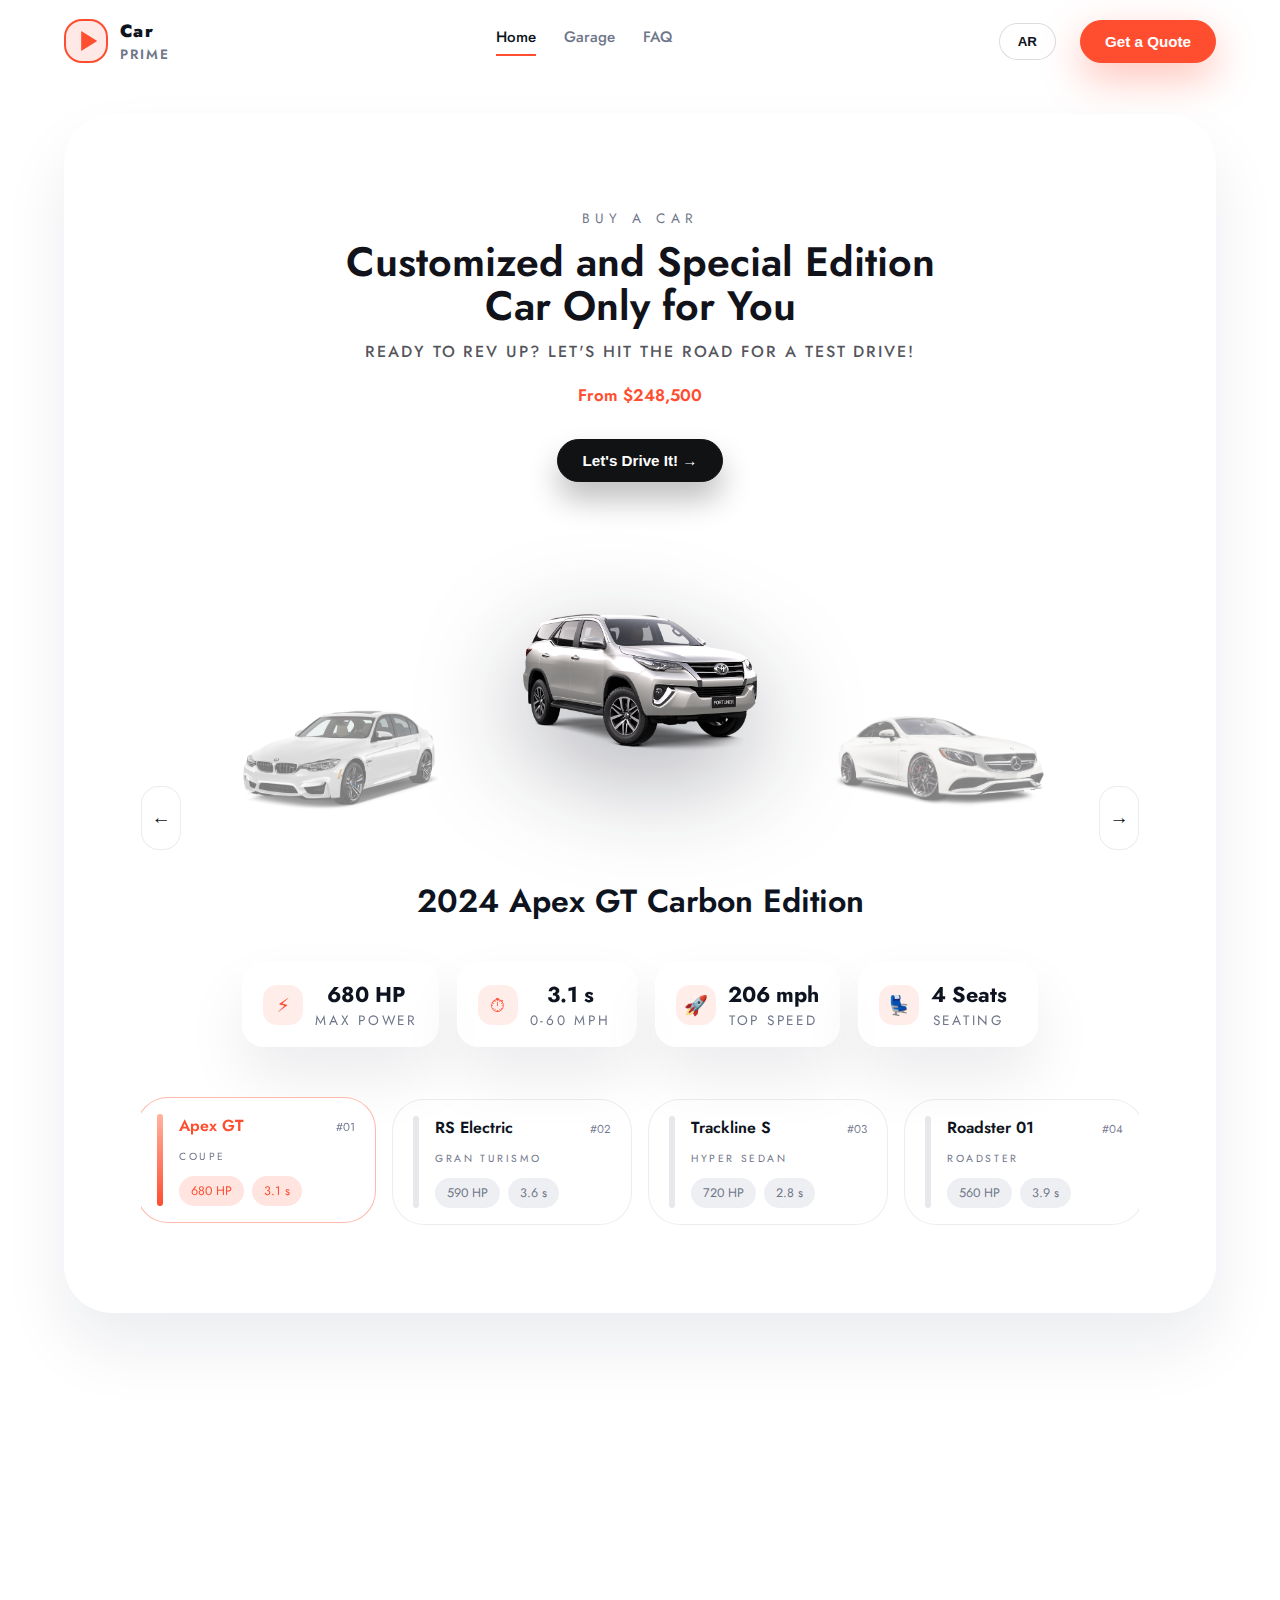
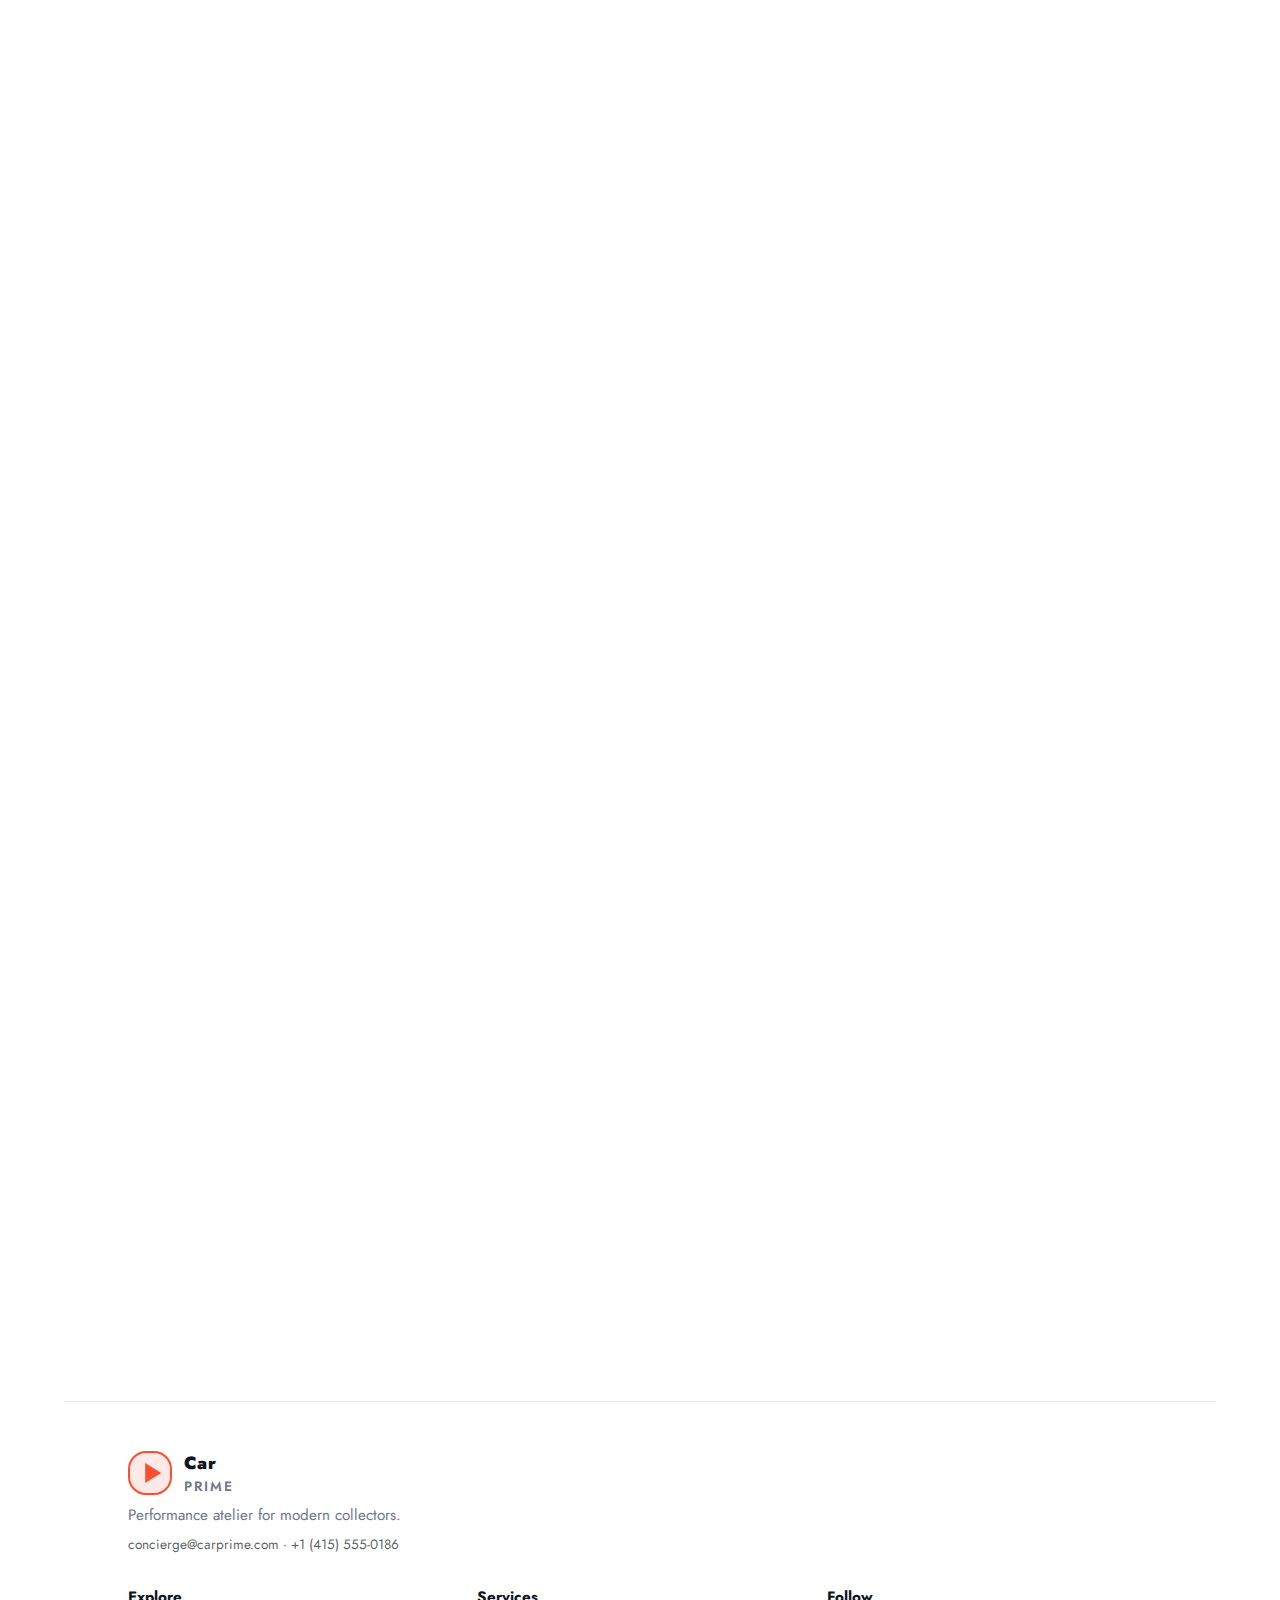
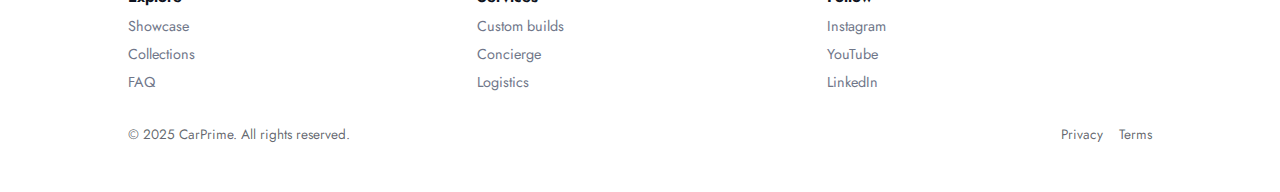
<file: Car Showcase/index.html>
<!DOCTYPE html>
<html lang="en">
  <head>
    <meta charset="UTF-8" />
    <meta name="viewport" content="width=device-width, initial-scale=1.0" />
    <title>Car Showcase</title>
    <link rel="preconnect" href="https://fonts.googleapis.com" />
    <link rel="preconnect" href="https://fonts.gstatic.com" crossorigin />
    <link
      href="https://fonts.googleapis.com/css2?family=Barlow:wght@500;600;700&family=Jost:wght@400;500;600;700&display=swap"
      rel="stylesheet"
    />
    <link rel="stylesheet" href="styles.css" />
  </head>

  <body>
    <div class="page">
      <header class="site-header">
        <div class="logo">
          <div class="logo__mark"></div>
          <div class="logo__text">
            <strong>Car</strong>
            <span>Prime</span>
          </div>
        </div>
        <nav class="site-nav">
          <a class="active" href="#showcase" data-i18n="nav.home">Home</a>
          <a href="#buy" data-i18n="nav.garage">Garage</a>
          <a href="#faq" data-i18n="nav.faq">FAQ</a>
        </nav>
        <button class="lang-toggle" id="langToggle" aria-label="Toggle language">
          AR
        </button>
        <div class="header-actions">
          <button class="action solid header-cta" data-i18n="cta.quote">
            Get a Quote
          </button>
        </div>
      </header>

      <main>
        <section class="hero" id="showcase" data-animate>
          <div class="hero__intro">
            <p class="hero__eyebrow" data-i18n="hero.eyebrow">Buy a Car</p>
            <h1 data-i18n="hero.heading">
              Customized and Special Edition Car Only for You
            </h1>
            <p class="hero__tagline" data-i18n="hero.tagline">
              Ready to Rev Up? Let's Hit the Road for a Test Drive!
            </p>
            <p class="hero__price" id="heroCarPrice"></p>
            <div class="hero__cta">
              <button class="action dark" data-i18n="hero.cta">
                Let's Drive It! &rarr;
              </button>
            </div>
          </div>
          <div class="hero__gallery">
            <button
              class="hero-arrow hero-arrow--side"
              data-direction="prev"
              aria-label="Previous car"
            >
              &#8592;
            </button>
            <img
              id="heroCarPrev"
              class="hero__car hero__car--ghost"
              src=""
              alt="Previous car"
              loading="lazy"
            />
            <div class="hero__car hero__car--main">
              <img id="heroCarImage" src="" alt="Featured car" loading="lazy" />
            </div>
            <img
              id="heroCarNext"
              class="hero__car hero__car--ghost"
              src=""
              alt="Next car"
              loading="lazy"
            />
            <button
              class="hero-arrow hero-arrow--side"
              data-direction="next"
              aria-label="Next car"
            >
              &#8594;
            </button>
          </div>
          <p class="hero__model" id="heroCarModel">
            2021 Mercedes-AMG GT Stealth Edition
          </p>
          <div class="hero__stats-row">
            <article class="stat-card" data-spec-index="0">
              <div class="stat-icon"></div>
              <div>
                <strong class="stat-value">523 HP</strong>
                <span class="stat-label">Max Power</span>
              </div>
            </article>
            <article class="stat-card" data-spec-index="1">
              <div class="stat-icon"></div>
              <div>
                <strong class="stat-value">3.3 s</strong>
                <span class="stat-label">0-60 mph</span>
              </div>
            </article>
            <article class="stat-card" data-spec-index="2">
              <div class="stat-icon"></div>
              <div>
                <strong class="stat-value">194 mph</strong>
                <span class="stat-label">Top Speed</span>
              </div>
            </article>
            <article class="stat-card" data-spec-index="3">
              <div class="stat-icon"></div>
              <div>
                <strong class="stat-value">4 Seats</strong>
                <span class="stat-label">Leather made</span>
              </div>
            </article>
          </div>
          <div class="hero__selector" id="heroCarSelector"></div>
        </section>

        <section class="models" id="buy" data-animate>
          <span id="pricing" class="anchor-target"></span>
          <header class="section-head">
            <div>
              <p class="eyebrow" data-i18n="sections.garageEyebrow">
                Our garage
              </p>
              <h2 data-i18n="sections.garageTitle">
                Shop this season's hero cars.
              </h2>
            </div>
          </header>
          <div class="car-grid" id="carGrid"></div>
        </section>

        <section class="faq" id="faq" data-animate>
          <header class="section-head">
            <div>
              <p class="eyebrow" data-i18n="faq.eyebrow">FAQ</p>
              <h2 data-i18n="faq.title">Questions collectors ask most.</h2>
            </div>
          </header>
          <div class="faq__list">
            <article class="faq__item">
              <button class="faq__question">
                <span data-i18n="faq.q1">How long does a bespoke order take?</span>
                <span aria-hidden="true">&#x2796;</span>
              </button>
              <p class="faq__answer" data-i18n="faq.a1">
                Build slots average 6–8 weeks. We share a weekly build log, live
                paint updates, and final inspection footage before delivery.
              </p>
            </article>
            <article class="faq__item">
              <button class="faq__question">
                <span data-i18n="faq.q2"
                  >Can you source rare trims or discontinued models?</span
                >
                <span aria-hidden="true">&#x2796;</span>
              </button>
              <p class="faq__answer" data-i18n="faq.a2">
                Yes. Our network spans private collections, factory vaults, and
                global auctions. We handle provenance, servicing, and import
                paperwork end-to-end.
              </p>
            </article>
            <article class="faq__item">
              <button class="faq__question">
                <span data-i18n="faq.q3">What does delivery look like?</span>
                <span aria-hidden="true">&#x2796;</span>
              </button>
              <p class="faq__answer" data-i18n="faq.a3">
                Enclosed transport, on-site detailing, and a performance
                specialist who walks you through drive modes, telemetry, and
                maintenance rituals.
              </p>
            </article>
            <article class="faq__item">
              <button class="faq__question">
                <span data-i18n="faq.q4"
                  >Do you help with resale or refreshing a collection?</span
                >
                <span aria-hidden="true">&#x2796;</span>
              </button>
              <p class="faq__answer" data-i18n="faq.a4">
                Absolutely. We can consign, refresh specs, or trade keys into a
                new build. Our analysts prepare value reports and ideal timing
                for the market.
              </p>
            </article>
          </div>
        </section>
      </main>

      <footer class="site-footer">
        <div class="footer__brand">
          <div class="logo">
            <div class="logo__mark"></div>
            <div class="logo__text">
              <strong>Car</strong>
              <span>Prime</span>
            </div>
          </div>
          <p data-i18n="footer.tagline">
            Performance atelier for modern collectors.
          </p>
          <p class="footer__contact" data-i18n="footer.contact">
            concierge@carprime.com · +1 (415) 555-0186
          </p>
        </div>
        <div class="footer__links">
          <div>
            <strong data-i18n="footer.explore">Explore</strong>
            <a href="#showcase" data-i18n="footer.showcase">Showcase</a>
            <a href="#buy" data-i18n="footer.collections">Collections</a>
            <a href="#faq" data-i18n="footer.faq">FAQ</a>
          </div>
          <div>
            <strong data-i18n="footer.services">Services</strong>
            <a href="#" data-i18n="footer.custom">Custom builds</a>
            <a href="#" data-i18n="footer.concierge">Concierge</a>
            <a href="#" data-i18n="footer.logistics">Logistics</a>
          </div>
          <div>
            <strong data-i18n="footer.follow">Follow</strong>
            <a href="#">Instagram</a>
            <a href="#">YouTube</a>
            <a href="#">LinkedIn</a>
          </div>
        </div>
        <div class="footer__bottom">
          <span data-i18n="footer.rights">
            &copy; 2025 CarPrime. All rights reserved.
          </span>
          <div class="footer__policies">
            <a href="#" data-i18n="footer.privacy">Privacy</a>
            <a href="#" data-i18n="footer.terms">Terms</a>
          </div>
        </div>
      </footer>
    </div>

    <script src="script.js"></script>
  </body>
</html>
</file>
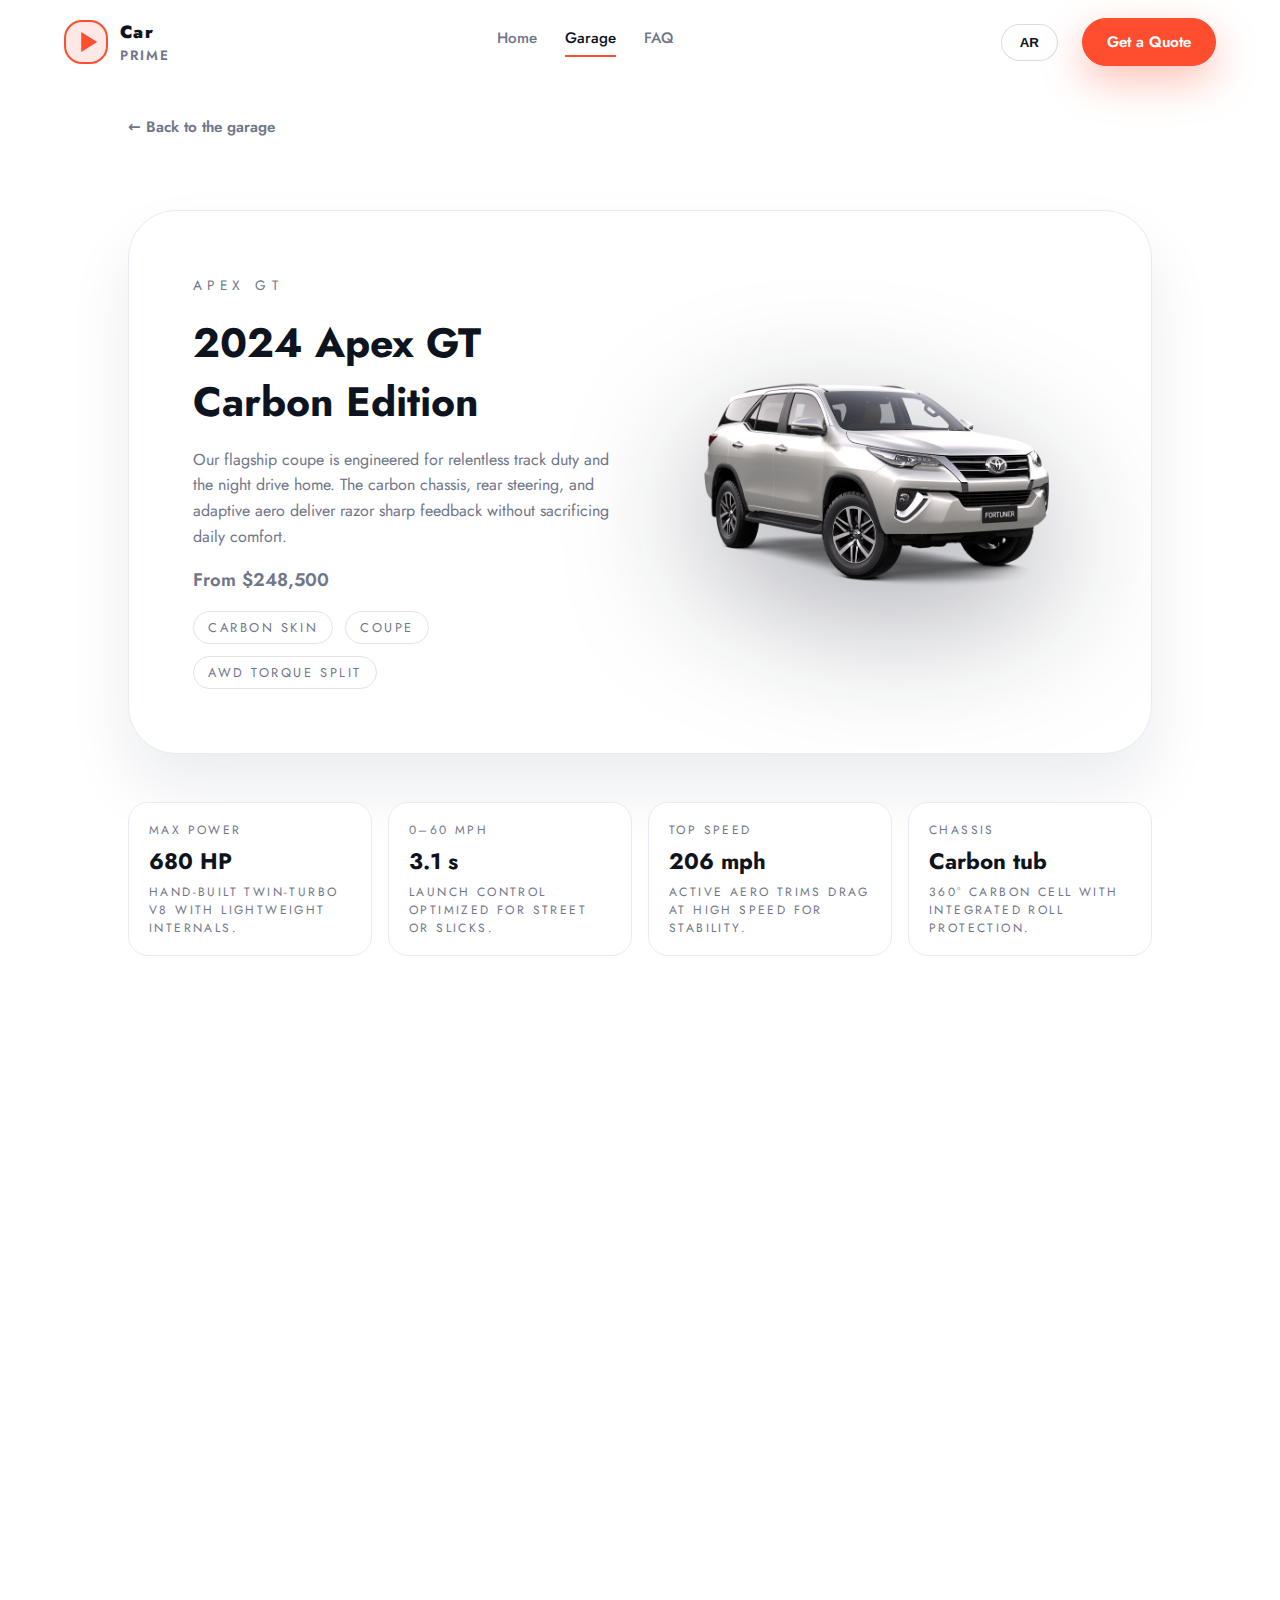
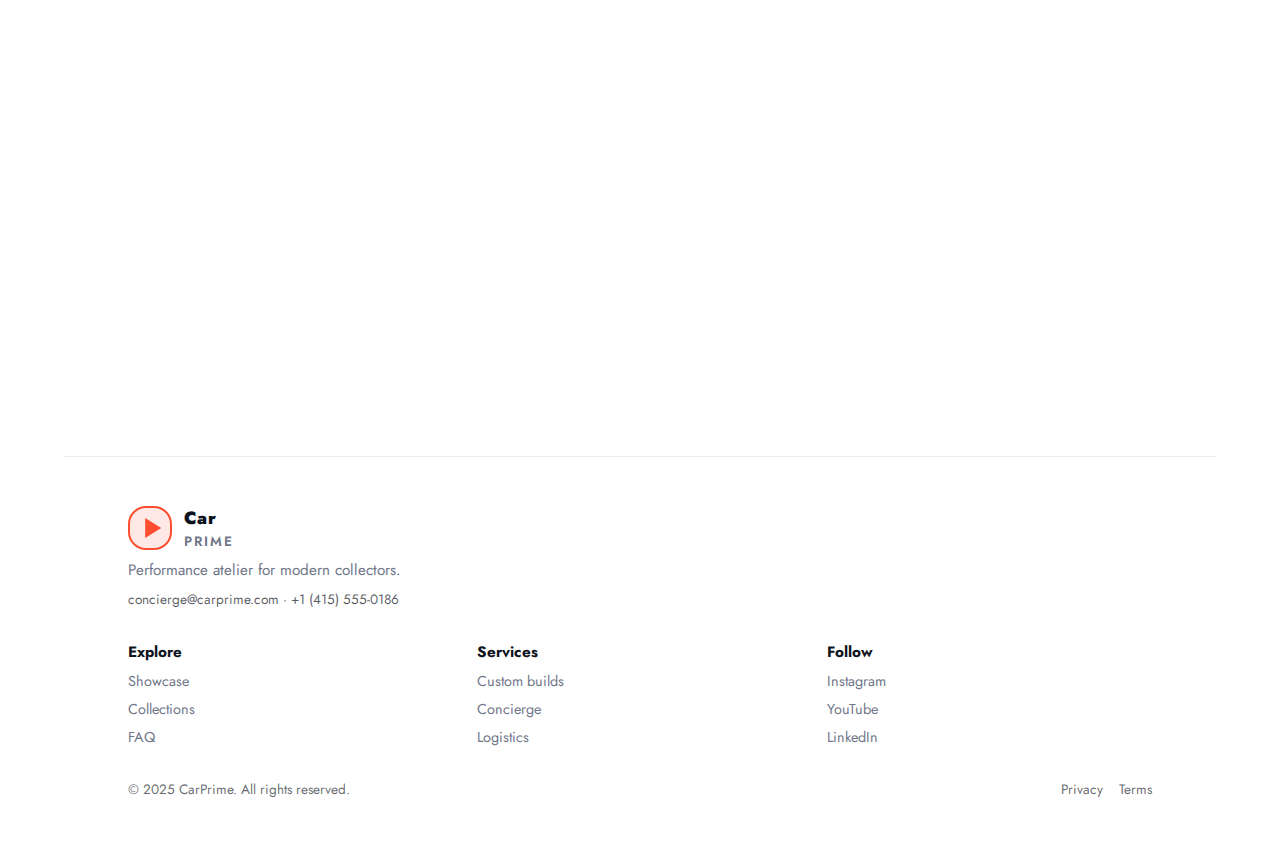
<file: Car Showcase/car-apex.html>
<!DOCTYPE html>
<html lang="en">
  <head>
    <meta charset="UTF-8" />
    <meta name="viewport" content="width=device-width, initial-scale=1.0" />
    <title>Apex GT — Car Prime</title>
    <link rel="preconnect" href="https://fonts.googleapis.com" />
    <link rel="preconnect" href="https://fonts.gstatic.com" crossorigin />
    <link
      href="https://fonts.googleapis.com/css2?family=Barlow:wght@500;600;700&family=Jost:wght@400;500;600;700&display=swap"
      rel="stylesheet"
    />
    <link rel="stylesheet" href="styles.css" />
  </head>
  <body>
    <div class="page">
      <header class="site-header">
        <div class="logo">
          <div class="logo__mark"></div>
          <div class="logo__text">
            <strong>Car</strong>
            <span>Prime</span>
          </div>
        </div>
        <nav class="site-nav">
          <a href="index.html#showcase" data-i18n="nav.home">Home</a>
          <a class="active" href="index.html#buy" data-i18n="nav.garage">Garage</a>
          <a href="index.html#faq" data-i18n="nav.faq">FAQ</a>
        </nav>
        <button class="lang-toggle" id="langToggle" aria-label="Toggle language">
          AR
        </button>
        <div class="header-actions">
          <a
            class="action solid header-cta"
            href="mailto:concierge@carprime.com"
            data-i18n="cta.quote"
            >Get a Quote</a
          >
        </div>
      </header>

      <main class="car-detail">
        <a class="back-link" href="index.html#buy">&larr; Back to the garage</a>
        <section class="car-detail__hero" data-animate>
          <div class="car-detail__copy">
            <p class="hero__eyebrow">
              <span class="lang lang-en" lang="en">Apex GT</span>
              <span class="lang lang-ar" lang="ar">أبيكس جي تي</span>
            </p>
            <h1>
              <span class="lang lang-en" lang="en">2024 Apex GT Carbon Edition</span>
              <span class="lang lang-ar" lang="ar">أبيكس جي تي إصدار الكربون 2024</span>
            </h1>
            <p>
              <span class="lang lang-en" lang="en">
                Our flagship coupe is engineered for relentless track duty and
                the night drive home. The carbon chassis, rear steering, and
                adaptive aero deliver razor sharp feedback without sacrificing
                daily comfort.
              </span>
              <span class="lang lang-ar" lang="ar">
                تم ضبط كوبيه القمة لدينا لواجبات الحلبات القاسية ولرحلة الليل
                إلى المنزل. يمنح الهيكل الكربوني والتوجيه الخلفي والديناميكية
                الهوائية المتكيفة استجابة حادة من دون التضحية بالراحة اليومية.
              </span>
            </p>
            <p class="car-detail__price">
              <span class="lang lang-en" lang="en">From $248,500</span>
              <span class="lang lang-ar" lang="ar">ابتداءً من ‎$248,500</span>
            </p>
            <div class="car-detail__badges">
              <span class="car-detail__badge">
                <span class="lang lang-en" lang="en">Carbon skin</span>
                <span class="lang lang-ar" lang="ar">هيكل كربوني</span>
              </span>
              <span class="car-detail__badge">
                <span class="lang lang-en" lang="en">Coupe</span>
                <span class="lang lang-ar" lang="ar">كوبيه</span>
              </span>
              <span class="car-detail__badge">
                <span class="lang lang-en" lang="en">AWD torque split</span>
                <span class="lang lang-ar" lang="ar">توزيع عزم رباعي</span>
              </span>
            </div>
          </div>
          <div class="car-detail__media">
            <img src="1.png" alt="Apex GT carbon edition" />
          </div>
        </section>

        <section class="car-detail__stats" data-animate>
          <article class="spec-card">
            <span>
              <span class="lang lang-en" lang="en">Max Power</span>
              <span class="lang lang-ar" lang="ar">أقصى قوة</span>
            </span>
            <strong>680 HP</strong>
            <p>
              <span class="lang lang-en" lang="en">
                Hand-built twin-turbo V8 with lightweight internals.
              </span>
              <span class="lang lang-ar" lang="ar">
                محرك V8 مزدوج التيربو مصنوع يدوياً مع مكونات داخلية خفيفة الوزن.
              </span>
            </p>
          </article>
          <article class="spec-card">
            <span>
              <span class="lang lang-en" lang="en">0–60 mph</span>
              <span class="lang lang-ar" lang="ar">0-60 ميل</span>
            </span>
            <strong>3.1 s</strong>
            <p>
              <span class="lang lang-en" lang="en">
                Launch control optimized for street or slicks.
              </span>
              <span class="lang lang-ar" lang="ar">
                نظام انطلاق مضبوط للطريق أو للإطارات الملساء.
              </span>
            </p>
          </article>
          <article class="spec-card">
            <span>
              <span class="lang lang-en" lang="en">Top Speed</span>
              <span class="lang lang-ar" lang="ar">السرعة القصوى</span>
            </span>
            <strong>206 mph</strong>
            <p>
              <span class="lang lang-en" lang="en">
                Active aero trims drag at high speed for stability.
              </span>
              <span class="lang lang-ar" lang="ar">
                الديناميكية الهوائية النشطة تقلل مقاومة الهواء لضمان الثبات على
                السرعات العالية.
              </span>
            </p>
          </article>
          <article class="spec-card">
            <span>
              <span class="lang lang-en" lang="en">Chassis</span>
              <span class="lang lang-ar" lang="ar">الهيكل</span>
            </span>
            <strong>Carbon tub</strong>
            <p>
              <span class="lang lang-en" lang="en">
                360° carbon cell with integrated roll protection.
              </span>
              <span class="lang lang-ar" lang="ar">
                خلية كربونية بزاوية 360 درجة مع حماية مدمجة من الانقلاب.
              </span>
            </p>
          </article>
        </section>

        <section class="car-detail__features" data-animate>
          <article class="feature-card">
            <h3>
              <span class="lang lang-en" lang="en">Adaptive Track Suite</span>
              <span class="lang lang-ar" lang="ar">مجموعة المسار المتكيفة</span>
            </h3>
            <p>
              <span class="lang lang-en" lang="en">
                Dual-mode aero, titanium exhaust, and predictive damping keep the
                Apex pinned through fast transitions.
              </span>
              <span class="lang lang-ar" lang="ar">
                ديناميكية هوائية بوضعين مع عادم تيتانيوم وتعليق تنبؤي تُبقي
                أبيكس ثابتة خلال التحولات السريعة.
              </span>
            </p>
          </article>
          <article class="feature-card">
            <h3>
              <span class="lang lang-en" lang="en">Driver Capsule</span>
              <span class="lang lang-ar" lang="ar">قمرة السائق</span>
            </h3>
            <p>
              <span class="lang lang-en" lang="en">
                Alcantara-lined shell seats, sculpted dash, and heads-up telemetry
                put analytics in your periphery.
              </span>
              <span class="lang lang-ar" lang="ar">
                مقاعد صدفية مكسوة بالألكانتارا ولوحة عدادات منحوتة وتيليمتري
                معروضة على الزجاج تبقي البيانات في مجال رؤيتك.
              </span>
            </p>
          </article>
          <article class="feature-card">
            <h3>
              <span class="lang lang-en" lang="en">Telemetry Cloud</span>
              <span class="lang lang-ar" lang="ar">سحابة التيليمتري</span>
            </h3>
            <p>
              <span class="lang lang-en" lang="en">
                Session data syncs to your profile with video overlays, ready for
                coaching or social clips.
              </span>
              <span class="lang lang-ar" lang="ar">
                تُزامن بيانات جلسات القيادة مع ملفك مع تراكب للفيديو جاهز
                للتدريب أو للمشاركة على الشبكات الاجتماعية.
              </span>
            </p>
          </article>
        </section>

        <section class="car-detail__gallery" data-animate>
          <div class="section-head">
            <div>
              <p class="eyebrow">
                <span class="lang lang-en" lang="en">Gallery</span>
                <span class="lang lang-ar" lang="ar">المعرض</span>
              </p>
              <h2>
                <span class="lang lang-en" lang="en">Angles &amp; Interiors</span>
                <span class="lang lang-ar" lang="ar">زوايا ومقصورات</span>
              </h2>
            </div>
          </div>
          <div class="gallery-grid">
            <figure class="gallery-card">
              <img src="1.png" alt="Apex GT front quarter" />
              <span>
                <span class="lang lang-en" lang="en">
                  Front quarter profile with forged center locks.
                </span>
                <span class="lang lang-ar" lang="ar">
                  منظر ربع أمامي مع أقفال مركزية مصنوعة بالتطريق.
                </span>
              </span>
            </figure>
            <figure class="gallery-card">
              <img src="1.png" alt="Apex GT side profile" />
              <span>
                <span class="lang lang-en" lang="en">
                  Sculpted side intakes feed the twin charge coolers.
                </span>
                <span class="lang lang-ar" lang="ar">
                  مآخذ جانبية منحوتة تغذي مبردي الشحن المزدوجين.
                </span>
              </span>
            </figure>
            <figure class="gallery-card">
              <img src="1.png" alt="Apex GT cabin render" />
              <span>
                <span class="lang lang-en" lang="en">
                  Track-shell seats with four-point anchor points.
                </span>
                <span class="lang lang-ar" lang="ar">
                  مقاعد صدفية للحلبات مع نقاط تثبيت رباعية.
                </span>
              </span>
            </figure>
          </div>
        </section>

        <section class="car-detail__cta" data-animate>
          <div>
            <h3>
              <span class="lang lang-en" lang="en">Ready to spec your Apex GT?</span>
              <span class="lang lang-ar" lang="ar">هل أنت مستعد لتخصيص أبيكس جي تي؟</span>
            </h3>
            <p>
              <span class="lang lang-en" lang="en">
                Lock a build slot with a concierge and tailor the livery.
              </span>
              <span class="lang lang-ar" lang="ar">
                احجز دورك في خط الإنتاج مع فريق الكونسيرج واضبط اللون والزخارف
                كما تشاء.
              </span>
            </p>
          </div>
          <div class="car-detail__cta-actions">
            <a class="action solid" href="mailto:concierge@carprime.com">
              <span class="lang lang-en" lang="en">Book a configuration call</span>
              <span class="lang lang-ar" lang="ar">احجز مكالمة تخصيص</span>
            </a>
            <button
              class="action ghost detail-ar"
              data-car="apex"
              data-i18n="hero.ar"
              type="button"
            >
              View in AR
            </button>
          </div>
        </section>
      </main>

      <footer class="site-footer">
        <div class="footer__brand">
          <div class="logo">
            <div class="logo__mark"></div>
            <div class="logo__text">
              <strong>Car</strong>
              <span>Prime</span>
            </div>
          </div>
          <p data-i18n="footer.tagline">
            Performance atelier for modern collectors.
          </p>
          <p class="footer__contact" data-i18n="footer.contact">
            concierge@carprime.com · +1 (415) 555-0186
          </p>
        </div>
        <div class="footer__links">
          <div>
            <strong data-i18n="footer.explore">Explore</strong>
            <a href="index.html#showcase" data-i18n="footer.showcase">Showcase</a>
            <a href="index.html#buy" data-i18n="footer.collections">Collections</a>
            <a href="index.html#faq" data-i18n="footer.faq">FAQ</a>
          </div>
          <div>
            <strong data-i18n="footer.services">Services</strong>
            <a href="#" data-i18n="footer.custom">Custom builds</a>
            <a href="#" data-i18n="footer.concierge">Concierge</a>
            <a href="#" data-i18n="footer.logistics">Logistics</a>
          </div>
          <div>
            <strong data-i18n="footer.follow">Follow</strong>
            <a href="#">Instagram</a>
            <a href="#">YouTube</a>
            <a href="#">LinkedIn</a>
          </div>
        </div>
        <div class="footer__bottom">
          <span data-i18n="footer.rights"
            >&copy; 2025 CarPrime. All rights reserved.</span
          >
          <div class="footer__policies">
            <a href="#" data-i18n="footer.privacy">Privacy</a>
            <a href="#" data-i18n="footer.terms">Terms</a>
          </div>
        </div>
      </footer>
    </div>

    <script src="script.js"></script>
  </body>
</html>
</file>
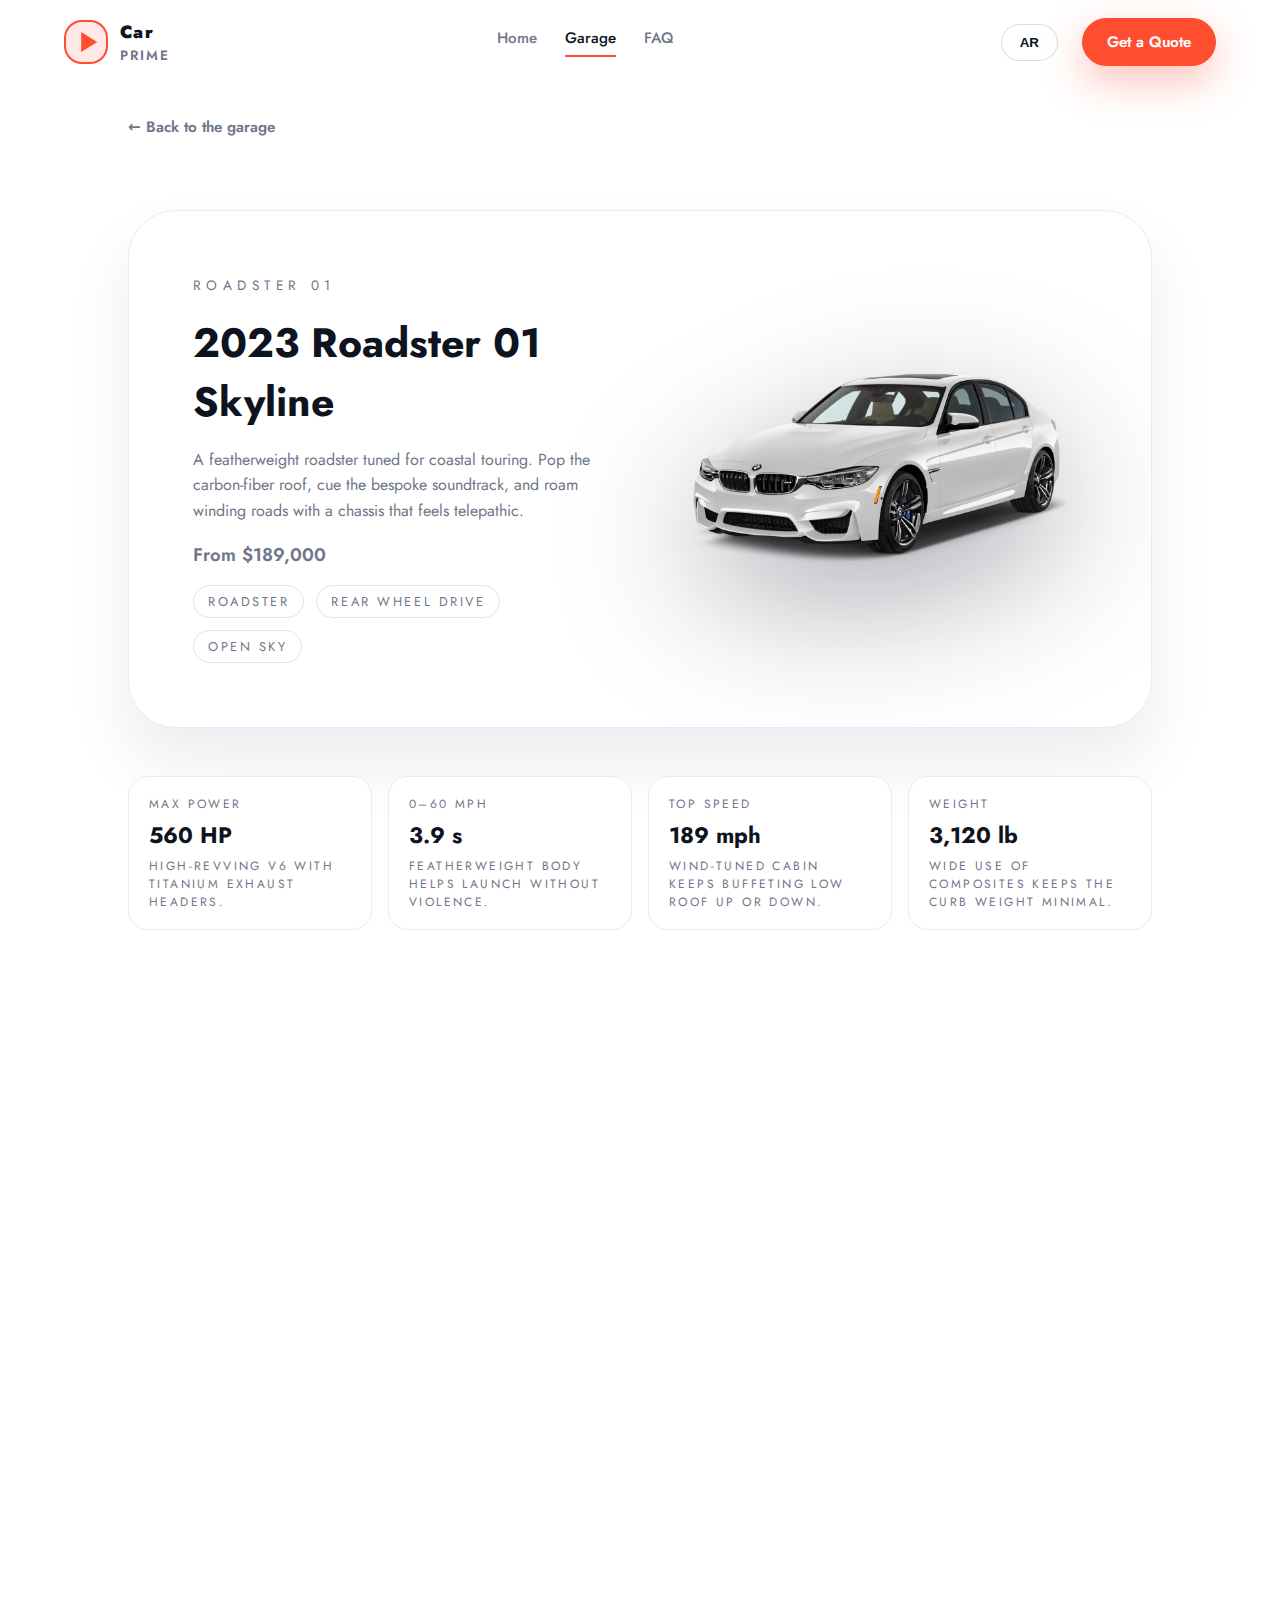
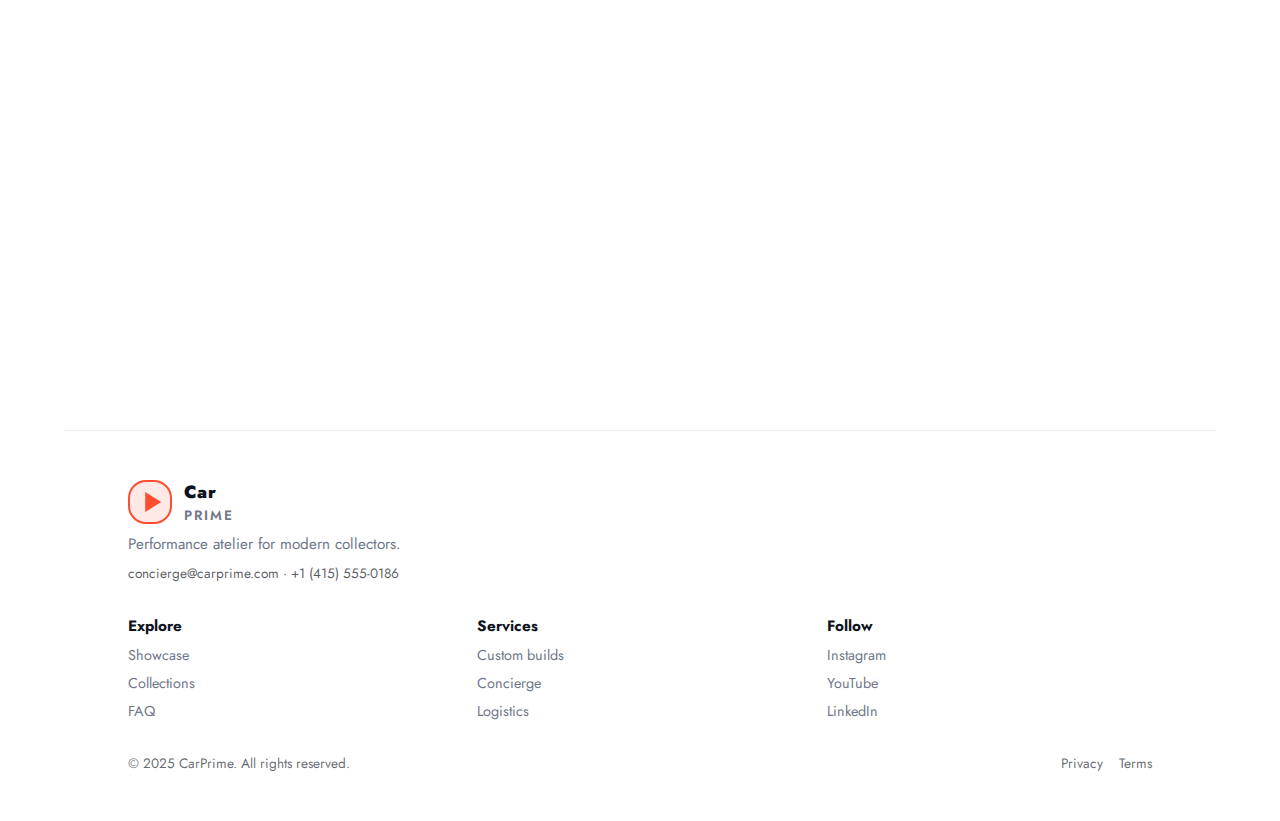
<file: Car Showcase/car-roadster.html>
<!DOCTYPE html>
<html lang="en">
  <head>
    <meta charset="UTF-8" />
    <meta name="viewport" content="width=device-width, initial-scale=1.0" />
    <title>Roadster 01 — Car Prime</title>
    <link rel="preconnect" href="https://fonts.googleapis.com" />
    <link rel="preconnect" href="https://fonts.gstatic.com" crossorigin />
    <link
      href="https://fonts.googleapis.com/css2?family=Barlow:wght@500;600;700&family=Jost:wght@400;500;600;700&display=swap"
      rel="stylesheet"
    />
    <link rel="stylesheet" href="styles.css" />
  </head>
  <body>
    <div class="page">
      <header class="site-header">
        <div class="logo">
          <div class="logo__mark"></div>
          <div class="logo__text">
            <strong>Car</strong>
            <span>Prime</span>
          </div>
        </div>
        <nav class="site-nav">
          <a href="index.html#showcase" data-i18n="nav.home">Home</a>
          <a class="active" href="index.html#buy" data-i18n="nav.garage">Garage</a>
          <a href="index.html#faq" data-i18n="nav.faq">FAQ</a>
        </nav>
        <button class="lang-toggle" id="langToggle" aria-label="Toggle language">
          AR
        </button>
        <div class="header-actions">
          <a
            class="action solid header-cta"
            href="mailto:concierge@carprime.com"
            data-i18n="cta.quote"
            >Get a Quote</a
          >
        </div>
      </header>

      <main class="car-detail">
        <a class="back-link" href="index.html#buy">&larr; Back to the garage</a>
        <section class="car-detail__hero" data-animate>
          <div class="car-detail__copy">
            <p class="hero__eyebrow">
              <span class="lang lang-en" lang="en">Roadster 01</span>
              <span class="lang lang-ar" lang="ar">رودستر 01</span>
            </p>
            <h1>
              <span class="lang lang-en" lang="en">2023 Roadster 01 Skyline</span>
              <span class="lang lang-ar" lang="ar">رودستر 01 سكاي لاين 2023</span>
            </h1>
            <p>
              <span class="lang lang-en" lang="en">
                A featherweight roadster tuned for coastal touring. Pop the
                carbon-fiber roof, cue the bespoke soundtrack, and roam winding
                roads with a chassis that feels telepathic.
              </span>
              <span class="lang lang-ar" lang="ar">
                رودستر خفيفة الوزن معدّة لرحلات الساحل. ارفع السقف الكربوني،
                واختر الموسيقى المخصصة، وانطلق في الطرق المتعرجة بهيكل يشعر كأنه
                يقرأ أفكارك.
              </span>
            </p>
            <p class="car-detail__price">
              <span class="lang lang-en" lang="en">From $189,000</span>
              <span class="lang lang-ar" lang="ar">ابتداءً من ‎$189,000</span>
            </p>
            <div class="car-detail__badges">
              <span class="car-detail__badge">
                <span class="lang lang-en" lang="en">Roadster</span>
                <span class="lang lang-ar" lang="ar">رودستر</span>
              </span>
              <span class="car-detail__badge">
                <span class="lang lang-en" lang="en">Rear wheel drive</span>
                <span class="lang lang-ar" lang="ar">دفع خلفي</span>
              </span>
              <span class="car-detail__badge">
                <span class="lang lang-en" lang="en">Open sky</span>
                <span class="lang lang-ar" lang="ar">سقف مفتوح</span>
              </span>
            </div>
          </div>
          <div class="car-detail__media">
            <img src="4.png" alt="Roadster Skyline edition" />
          </div>
        </section>

        <section class="car-detail__stats" data-animate>
          <article class="spec-card">
            <span>
              <span class="lang lang-en" lang="en">Max Power</span>
              <span class="lang lang-ar" lang="ar">أقصى قوة</span>
            </span>
            <strong>560 HP</strong>
            <p>
              <span class="lang lang-en" lang="en">
                High-revving V6 with titanium exhaust headers.
              </span>
              <span class="lang lang-ar" lang="ar">
                محرك V6 عالي الدوران مع مجاري عادم من التيتانيوم.
              </span>
            </p>
          </article>
          <article class="spec-card">
            <span>
              <span class="lang lang-en" lang="en">0–60 mph</span>
              <span class="lang lang-ar" lang="ar">0-60 ميل</span>
            </span>
            <strong>3.9 s</strong>
            <p>
              <span class="lang lang-en" lang="en">
                Featherweight body helps launch without violence.
              </span>
              <span class="lang lang-ar" lang="ar">
                هيكل خفيف للغاية يساعد على انطلاقة سلسة من دون عنف.
              </span>
            </p>
          </article>
          <article class="spec-card">
            <span>
              <span class="lang lang-en" lang="en">Top Speed</span>
              <span class="lang lang-ar" lang="ar">السرعة القصوى</span>
            </span>
            <strong>189 mph</strong>
            <p>
              <span class="lang lang-en" lang="en">
                Wind-tuned cabin keeps buffeting low roof up or down.
              </span>
              <span class="lang lang-ar" lang="ar">
                مقصورة مضبوطة هوائياً تحدّ من الاضطراب سواء كان السقف مرفوعاً أو
                مخفّضاً.
              </span>
            </p>
          </article>
          <article class="spec-card">
            <span>
              <span class="lang lang-en" lang="en">Weight</span>
              <span class="lang lang-ar" lang="ar">الوزن</span>
            </span>
            <strong>3,120 lb</strong>
            <p>
              <span class="lang lang-en" lang="en">
                Wide use of composites keeps the curb weight minimal.
              </span>
              <span class="lang lang-ar" lang="ar">
                الاستخدام الواسع للمواد المركبة يبقي الوزن الفارغ في حدوده
                الدنيا.
              </span>
            </p>
          </article>
        </section>

        <section class="car-detail__features" data-animate>
          <article class="feature-card">
            <h3>
              <span class="lang lang-en" lang="en">Tactile Steering</span>
              <span class="lang lang-ar" lang="ar">توجيه لمسي</span>
            </h3>
            <p>
              <span class="lang lang-en" lang="en">
                Ultra-fast rack and hydraulic assist keep the wheel alive with
                texture from the road.
              </span>
              <span class="lang lang-ar" lang="ar">
                نظام توجيه فائق السرعة مع دعم هيدروليكي يبقي المقود نابضاً
                بإحساس الطريق.
              </span>
            </p>
          </article>
          <article class="feature-card">
            <h3>
              <span class="lang lang-en" lang="en">Convertible Moments</span>
              <span class="lang lang-ar" lang="ar">لحظات السقف المكشوف</span>
            </h3>
            <p>
              <span class="lang lang-en" lang="en">
                Power roof disappears in 9 seconds, revealing hidden ambient
                lighting along the belt line.
              </span>
              <span class="lang lang-ar" lang="ar">
                يختفي السقف الكهربائي خلال 9 ثوانٍ كاشفاً إضاءة محيطية مخفية على
                طول خط الكتف.
              </span>
            </p>
          </article>
          <article class="feature-card">
            <h3>
              <span class="lang lang-en" lang="en">Weekend Essentials</span>
              <span class="lang lang-ar" lang="ar">مستلزمات عطلة نهاية الأسبوع</span>
            </h3>
            <p>
              <span class="lang lang-en" lang="en">
                Dual luggage bays sized for bespoke overnight bags included with
                every build.
              </span>
              <span class="lang lang-ar" lang="ar">
                حجرتان للأمتعة بقياس حقائب ليلية مخصصة مرفقة مع كل سيارة.
              </span>
            </p>
          </article>
        </section>

        <section class="car-detail__gallery" data-animate>
          <div class="section-head">
            <div>
              <p class="eyebrow">
                <span class="lang lang-en" lang="en">Gallery</span>
                <span class="lang lang-ar" lang="ar">المعرض</span>
              </p>
              <h2>
                <span class="lang lang-en" lang="en">Road-ready Scenes</span>
                <span class="lang lang-ar" lang="ar">مشاهد جاهزة للطريق</span>
              </h2>
            </div>
          </div>
          <div class="gallery-grid">
            <figure class="gallery-card">
              <img src="4.png" alt="Roadster 01 profile" />
              <span>
                <span class="lang lang-en" lang="en">
                  Low-slung profile with satin black aero wheels.
                </span>
                <span class="lang lang-ar" lang="ar">
                  تصميم منخفض مع عجلات هوائية باللون الأسود المطفي.
                </span>
              </span>
            </figure>
            <figure class="gallery-card">
              <img src="4.png" alt="Roadster 01 interior" />
              <span>
                <span class="lang lang-en" lang="en">
                  Driver-first cockpit trimmed in saddle leather.
                </span>
                <span class="lang lang-ar" lang="ar">
                  قمرة قيادة تركّز على السائق مكسوة بجلد السرج.
                </span>
              </span>
            </figure>
            <figure class="gallery-card">
              <img src="4.png" alt="Roadster 01 rear" />
              <span>
                <span class="lang lang-en" lang="en">
                  Wide rear stance with signature light bar.
                </span>
                <span class="lang lang-ar" lang="ar">
                  مؤخرة عريضة مع شريط إضاءة مميز.
                </span>
              </span>
            </figure>
          </div>
        </section>

        <section class="car-detail__cta" data-animate>
          <div>
            <h3>
              <span class="lang lang-en" lang="en">Plan your Roadster delivery.</span>
              <span class="lang lang-ar" lang="ar">خطط لاستلام رودستر الخاصة بك.</span>
            </h3>
            <p>
              <span class="lang lang-en" lang="en">
                Pick the coastline, we will bring the keys and a convoy.
              </span>
              <span class="lang lang-ar" lang="ar">
                اختر الساحل الذي تفضله، وسنصل بالمفاتيح وموكب التوصيل.
              </span>
            </p>
          </div>
          <div class="car-detail__cta-actions">
            <a class="action solid" href="mailto:concierge@carprime.com">
              <span class="lang lang-en" lang="en">Reserve a drive experience</span>
              <span class="lang lang-ar" lang="ar">احجز تجربة قيادة</span>
            </a>
            <button
              class="action ghost detail-ar"
              data-car="roadster"
              data-i18n="hero.ar"
              type="button"
            >
              View in AR
            </button>
          </div>
        </section>
      </main>

      <footer class="site-footer">
        <div class="footer__brand">
          <div class="logo">
            <div class="logo__mark"></div>
            <div class="logo__text">
              <strong>Car</strong>
              <span>Prime</span>
            </div>
          </div>
          <p data-i18n="footer.tagline">
            Performance atelier for modern collectors.
          </p>
          <p class="footer__contact" data-i18n="footer.contact">
            concierge@carprime.com · +1 (415) 555-0186
          </p>
        </div>
        <div class="footer__links">
          <div>
            <strong data-i18n="footer.explore">Explore</strong>
            <a href="index.html#showcase" data-i18n="footer.showcase">Showcase</a>
            <a href="index.html#buy" data-i18n="footer.collections">Collections</a>
            <a href="index.html#faq" data-i18n="footer.faq">FAQ</a>
          </div>
          <div>
            <strong data-i18n="footer.services">Services</strong>
            <a href="#" data-i18n="footer.custom">Custom builds</a>
            <a href="#" data-i18n="footer.concierge">Concierge</a>
            <a href="#" data-i18n="footer.logistics">Logistics</a>
          </div>
          <div>
            <strong data-i18n="footer.follow">Follow</strong>
            <a href="#">Instagram</a>
            <a href="#">YouTube</a>
            <a href="#">LinkedIn</a>
          </div>
        </div>
        <div class="footer__bottom">
          <span data-i18n="footer.rights"
            >&copy; 2025 CarPrime. All rights reserved.</span
          >
          <div class="footer__policies">
            <a href="#" data-i18n="footer.privacy">Privacy</a>
            <a href="#" data-i18n="footer.terms">Terms</a>
          </div>
        </div>
      </footer>
    </div>

    <script src="script.js"></script>
  </body>
</html>
</file>
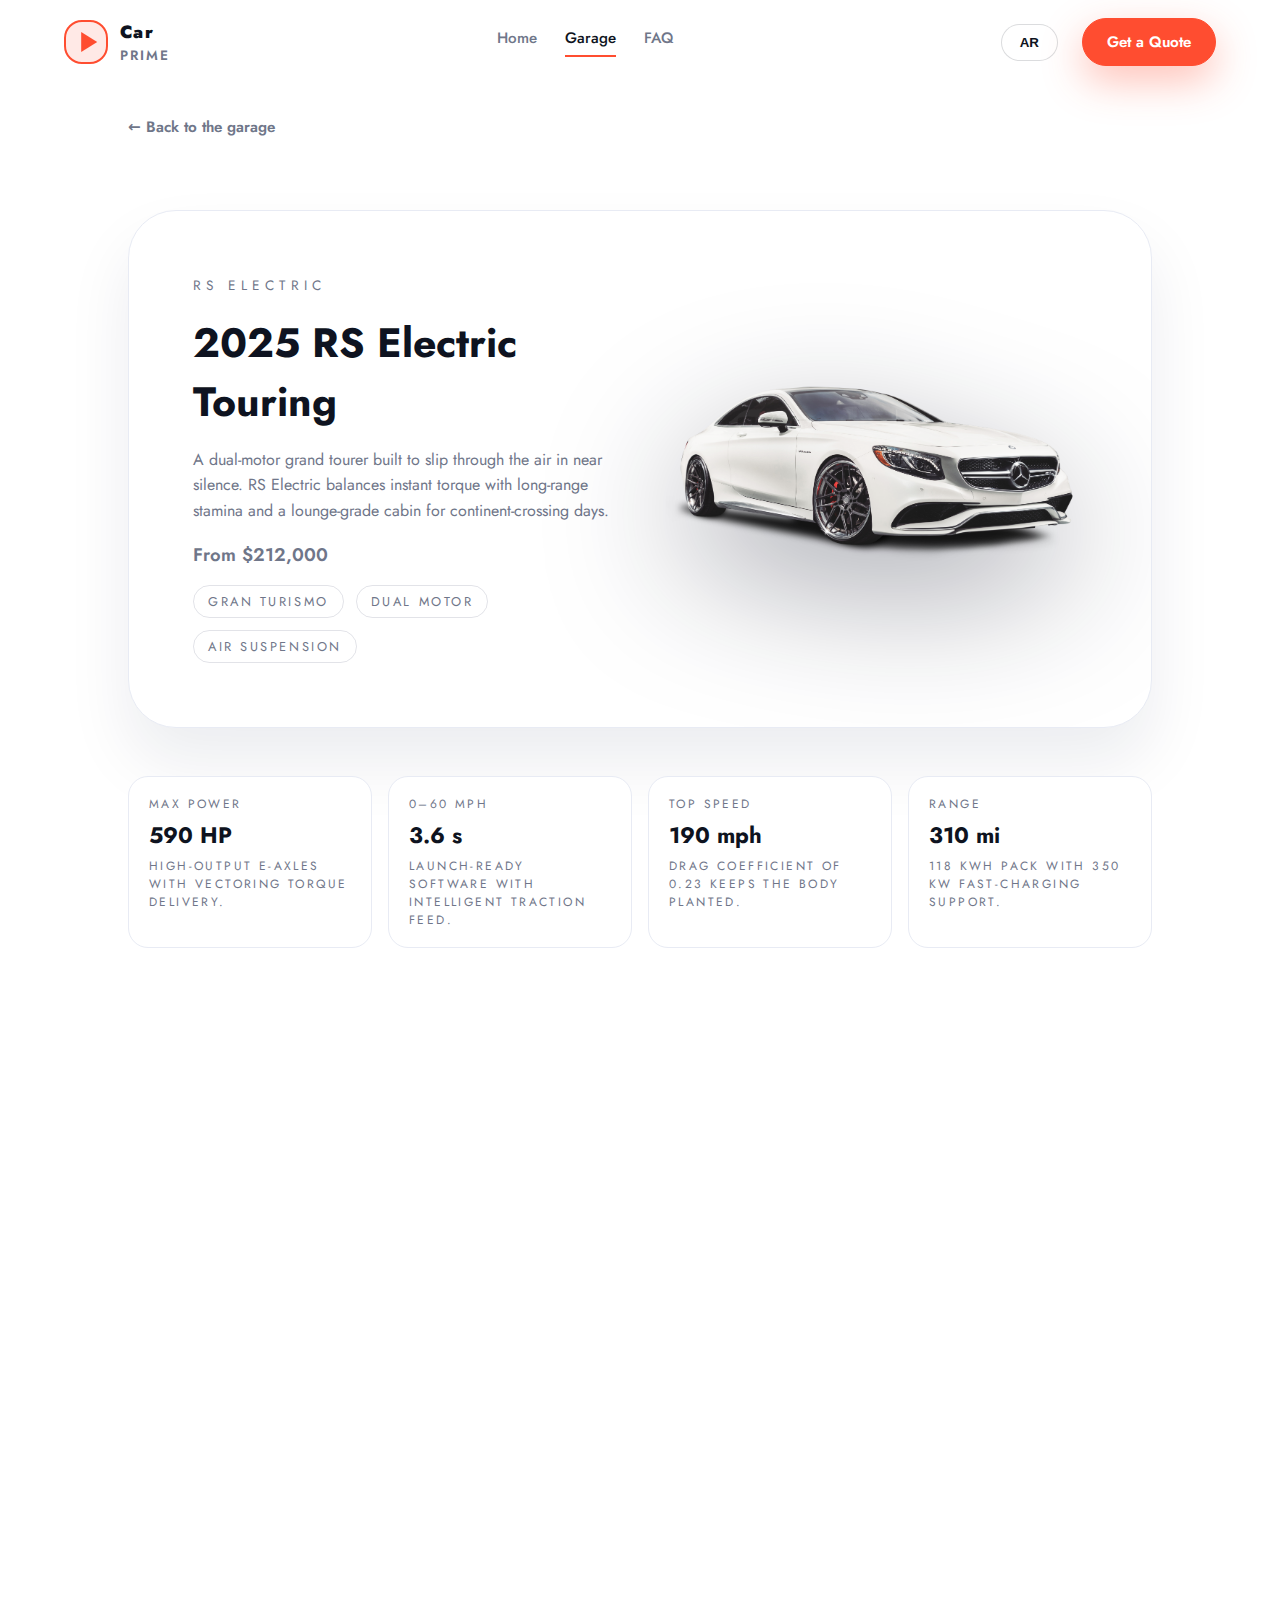
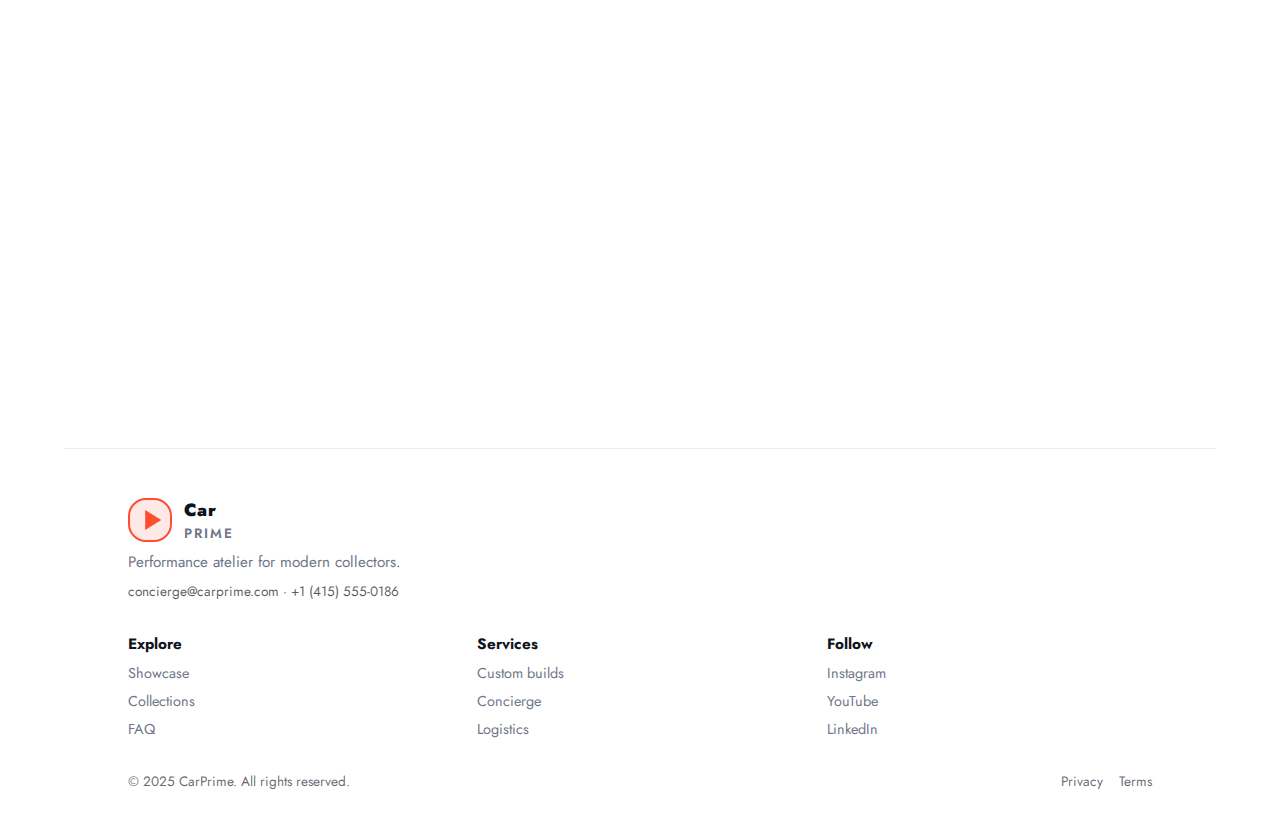
<file: Car Showcase/car-rs.html>
<!DOCTYPE html>
<html lang="en">
  <head>
    <meta charset="UTF-8" />
    <meta name="viewport" content="width=device-width, initial-scale=1.0" />
    <title>RS Electric — Car Prime</title>
    <link rel="preconnect" href="https://fonts.googleapis.com" />
    <link rel="preconnect" href="https://fonts.gstatic.com" crossorigin />
    <link
      href="https://fonts.googleapis.com/css2?family=Barlow:wght@500;600;700&family=Jost:wght@400;500;600;700&display=swap"
      rel="stylesheet"
    />
    <link rel="stylesheet" href="styles.css" />
  </head>
  <body>
    <div class="page">
      <header class="site-header">
        <div class="logo">
          <div class="logo__mark"></div>
          <div class="logo__text">
            <strong>Car</strong>
            <span>Prime</span>
          </div>
        </div>
        <nav class="site-nav">
          <a href="index.html#showcase" data-i18n="nav.home">Home</a>
          <a class="active" href="index.html#buy" data-i18n="nav.garage">Garage</a>
          <a href="index.html#faq" data-i18n="nav.faq">FAQ</a>
        </nav>
        <button class="lang-toggle" id="langToggle" aria-label="Toggle language">
          AR
        </button>
        <div class="header-actions">
          <a
            class="action solid header-cta"
            href="mailto:concierge@carprime.com"
            data-i18n="cta.quote"
            >Get a Quote</a
          >
        </div>
      </header>

      <main class="car-detail">
        <a class="back-link" href="index.html#buy">&larr; Back to the garage</a>
        <section class="car-detail__hero" data-animate>
          <div class="car-detail__copy">
            <p class="hero__eyebrow">
              <span class="lang lang-en" lang="en">RS Electric</span>
              <span class="lang lang-ar" lang="ar">آر إس إلكتريك</span>
            </p>
            <h1>
              <span class="lang lang-en" lang="en">2025 RS Electric Touring</span>
              <span class="lang lang-ar" lang="ar">آر إس إلكتريك تورينج 2025</span>
            </h1>
            <p>
              <span class="lang lang-en" lang="en">
                A dual-motor grand tourer built to slip through the air in near
                silence. RS Electric balances instant torque with long-range
                stamina and a lounge-grade cabin for continent-crossing days.
              </span>
              <span class="lang lang-ar" lang="ar">
                سيارة جراند تورينج ثنائية المحركات تنساب في الهواء بهدوء شبه تام.
                تجمع آر إس إلكتريك بين عزم فوري ومدى طويل مع مقصورة فاخرة
                لرحلات القارات.
              </span>
            </p>
            <p class="car-detail__price">
              <span class="lang lang-en" lang="en">From $212,000</span>
              <span class="lang lang-ar" lang="ar">ابتداءً من ‎$212,000</span>
            </p>
            <div class="car-detail__badges">
              <span class="car-detail__badge">
                <span class="lang lang-en" lang="en">Gran Turismo</span>
                <span class="lang lang-ar" lang="ar">جران توريزمو</span>
              </span>
              <span class="car-detail__badge">
                <span class="lang lang-en" lang="en">Dual motor</span>
                <span class="lang lang-ar" lang="ar">محركان مزدوجان</span>
              </span>
              <span class="car-detail__badge">
                <span class="lang lang-en" lang="en">Air suspension</span>
                <span class="lang lang-ar" lang="ar">نظام تعليق هوائي</span>
              </span>
            </div>
          </div>
          <div class="car-detail__media">
            <img src="2.png" alt="RS Electric touring" />
          </div>
        </section>

        <section class="car-detail__stats" data-animate>
          <article class="spec-card">
            <span>
              <span class="lang lang-en" lang="en">Max Power</span>
              <span class="lang lang-ar" lang="ar">أقصى قوة</span>
            </span>
            <strong>590 HP</strong>
            <p>
              <span class="lang lang-en" lang="en">
                High-output e-axles with vectoring torque delivery.
              </span>
              <span class="lang lang-ar" lang="ar">
                محاور كهربائية عالية القدرة مع توزيع عزم متجه.
              </span>
            </p>
          </article>
          <article class="spec-card">
            <span>
              <span class="lang lang-en" lang="en">0–60 mph</span>
              <span class="lang lang-ar" lang="ar">0-60 ميل</span>
            </span>
            <strong>3.6 s</strong>
            <p>
              <span class="lang lang-en" lang="en">
                Launch-ready software with intelligent traction feed.
              </span>
              <span class="lang lang-ar" lang="ar">
                برمجيات انطلاق جاهزة مع تحكم ذكي بالتماسك.
              </span>
            </p>
          </article>
          <article class="spec-card">
            <span>
              <span class="lang lang-en" lang="en">Top Speed</span>
              <span class="lang lang-ar" lang="ar">السرعة القصوى</span>
            </span>
            <strong>190 mph</strong>
            <p>
              <span class="lang lang-en" lang="en">
                Drag coefficient of 0.23 keeps the body planted.
              </span>
              <span class="lang lang-ar" lang="ar">
                معامل سحب يبلغ 0.23 يحافظ على ثبات الهيكل.
              </span>
            </p>
          </article>
          <article class="spec-card">
            <span>
              <span class="lang lang-en" lang="en">Range</span>
              <span class="lang lang-ar" lang="ar">المدى</span>
            </span>
            <strong>310 mi</strong>
            <p>
              <span class="lang lang-en" lang="en">
                118 kWh pack with 350 kW fast-charging support.
              </span>
              <span class="lang lang-ar" lang="ar">
                بطارية بسعة 118 كيلوواط ساعي تدعم شحناً سريعاً بقدرة 350 كيلوواط.
              </span>
            </p>
          </article>
        </section>

        <section class="car-detail__features" data-animate>
          <article class="feature-card">
            <h3>
              <span class="lang lang-en" lang="en">Panoramic Quiet</span>
              <span class="lang lang-ar" lang="ar">هدوء بانورامي</span>
            </h3>
            <p>
              <span class="lang lang-en" lang="en">
                Acoustic glass, laminated floor, and smart noise cancelling create
                a cocoon during long drives.
              </span>
              <span class="lang lang-ar" lang="ar">
                زجاج عازل للصوت وأرضية مُصفحة وإلغاء ضجيج ذكي يحيطك بفقاعة هدوء
                في الرحلات الطويلة.
              </span>
            </p>
          </article>
          <article class="feature-card">
            <h3>
              <span class="lang lang-en" lang="en">Grand Tour Seating</span>
              <span class="lang lang-ar" lang="ar">مقاعد الرحلات الكبرى</span>
            </h3>
            <p>
              <span class="lang lang-en" lang="en">
                Four sculpted thrones with massage and climate zoning pair to a
                floating center console.
              </span>
              <span class="lang lang-ar" lang="ar">
                أربعة مقاعد منحوتة مع تدليك وتحكم حراري منفصل مرتبطة بكونسول
                مركزي عائم.
              </span>
            </p>
          </article>
          <article class="feature-card">
            <h3>
              <span class="lang lang-en" lang="en">Route Intelligence</span>
              <span class="lang lang-ar" lang="ar">ذكاء المسار</span>
            </h3>
            <p>
              <span class="lang lang-en" lang="en">
                Cloud navigation preconditions the battery for upcoming chargers
                and adapts to weather automatically.
              </span>
              <span class="lang lang-ar" lang="ar">
                ملاحة سحابية تهيّئ البطارية لمحطات الشحن القادمة وتتكيف مع
                الطقس تلقائياً.
              </span>
            </p>
          </article>
        </section>

        <section class="car-detail__gallery" data-animate>
          <div class="section-head">
            <div>
              <p class="eyebrow">
                <span class="lang lang-en" lang="en">Gallery</span>
                <span class="lang lang-ar" lang="ar">المعرض</span>
              </p>
              <h2>
                <span class="lang lang-en" lang="en">Studio Views</span>
                <span class="lang lang-ar" lang="ar">لقطات الاستوديو</span>
              </h2>
            </div>
          </div>
          <div class="gallery-grid">
            <figure class="gallery-card">
              <img src="2.png" alt="RS Electric coupe front" />
              <span>
                <span class="lang lang-en" lang="en">
                  Signature lighting sweeps into the aero blades.
                </span>
                <span class="lang lang-ar" lang="ar">
                  إضاءة مميزة تمتد إلى الشفرات الهوائية.
                </span>
              </span>
            </figure>
            <figure class="gallery-card">
              <img src="2.png" alt="RS Electric profile" />
              <span>
                <span class="lang lang-en" lang="en">
                  Long wheelbase and flush handles keep drag low.
                </span>
                <span class="lang lang-ar" lang="ar">
                  قاعدة عجلات طويلة ومقابض مدمجة لخفض مقاومة الهواء.
                </span>
              </span>
            </figure>
            <figure class="gallery-card">
              <img src="2.png" alt="RS Electric rear" />
              <span>
                <span class="lang lang-en" lang="en">
                  Sculpted diffuser hides the active rear spoiler.
                </span>
                <span class="lang lang-ar" lang="ar">
                  ناشر هواء منحوت يخفي الجناح الخلفي النشط.
                </span>
              </span>
            </figure>
          </div>
        </section>

        <section class="car-detail__cta" data-animate>
          <div>
            <h3>
              <span class="lang lang-en" lang="en">Design your RS Electric interior.</span>
              <span class="lang lang-ar" lang="ar">صمّم مقصورة آر إس إلكتريك الخاصة بك.</span>
            </h3>
            <p>
              <span class="lang lang-en" lang="en">
                Pick leathers, veneers, and tech stacks with our studio.
              </span>
              <span class="lang lang-ar" lang="ar">
                اختر الجلود والخشب والتقنيات المفضلة لديك مع فريق الاستوديو.
              </span>
            </p>
          </div>
          <div class="car-detail__cta-actions">
            <a class="action solid" href="mailto:concierge@carprime.com">
              <span class="lang lang-en" lang="en">Arrange a private viewing</span>
              <span class="lang lang-ar" lang="ar">نسق معاينة خاصة</span>
            </a>
            <button
              class="action ghost detail-ar"
              data-car="rs"
              data-i18n="hero.ar"
              type="button"
            >
              View in AR
            </button>
          </div>
        </section>
      </main>

      <footer class="site-footer">
        <div class="footer__brand">
          <div class="logo">
            <div class="logo__mark"></div>
            <div class="logo__text">
              <strong>Car</strong>
              <span>Prime</span>
            </div>
          </div>
          <p data-i18n="footer.tagline">
            Performance atelier for modern collectors.
          </p>
          <p class="footer__contact" data-i18n="footer.contact">
            concierge@carprime.com · +1 (415) 555-0186
          </p>
        </div>
        <div class="footer__links">
          <div>
            <strong data-i18n="footer.explore">Explore</strong>
            <a href="index.html#showcase" data-i18n="footer.showcase">Showcase</a>
            <a href="index.html#buy" data-i18n="footer.collections">Collections</a>
            <a href="index.html#faq" data-i18n="footer.faq">FAQ</a>
          </div>
          <div>
            <strong data-i18n="footer.services">Services</strong>
            <a href="#" data-i18n="footer.custom">Custom builds</a>
            <a href="#" data-i18n="footer.concierge">Concierge</a>
            <a href="#" data-i18n="footer.logistics">Logistics</a>
          </div>
          <div>
            <strong data-i18n="footer.follow">Follow</strong>
            <a href="#">Instagram</a>
            <a href="#">YouTube</a>
            <a href="#">LinkedIn</a>
          </div>
        </div>
        <div class="footer__bottom">
          <span data-i18n="footer.rights"
            >&copy; 2025 CarPrime. All rights reserved.</span
          >
          <div class="footer__policies">
            <a href="#" data-i18n="footer.privacy">Privacy</a>
            <a href="#" data-i18n="footer.terms">Terms</a>
          </div>
        </div>
      </footer>
    </div>

    <script src="script.js"></script>
  </body>
</html>
</file>
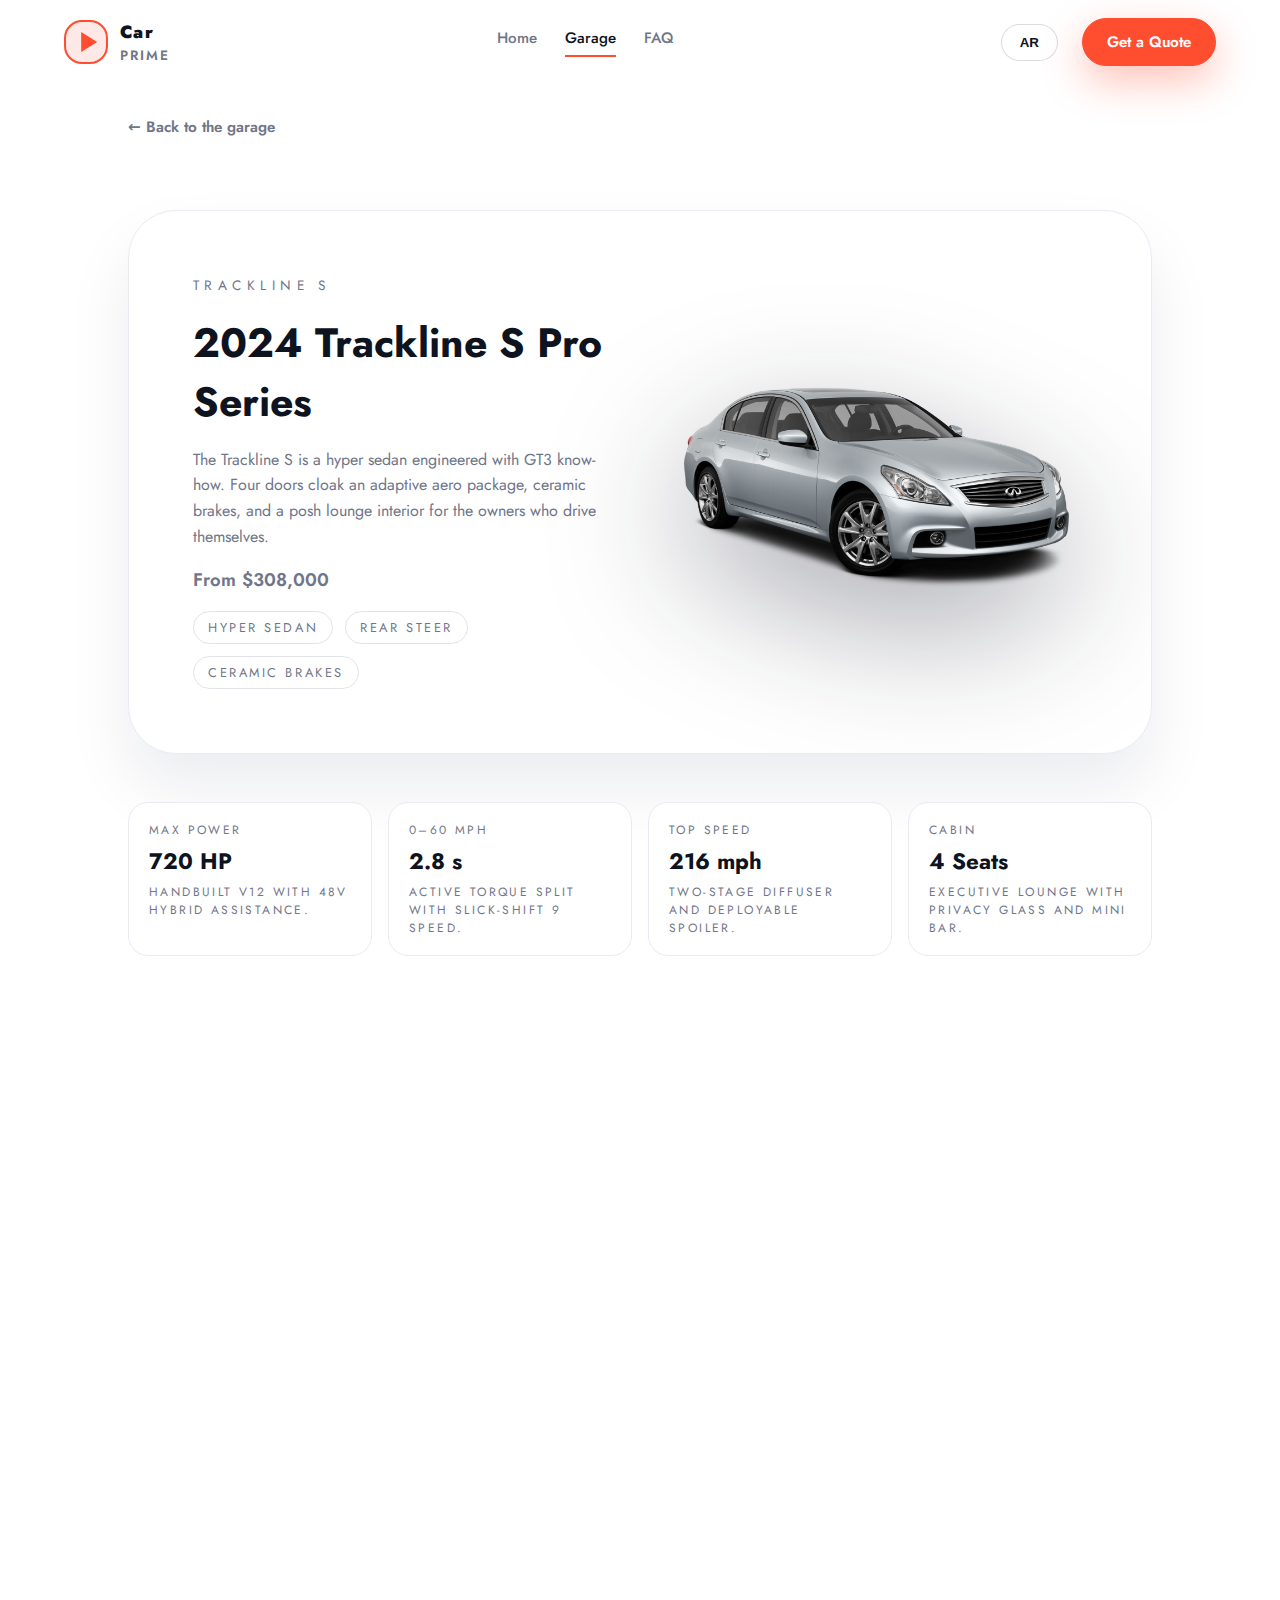
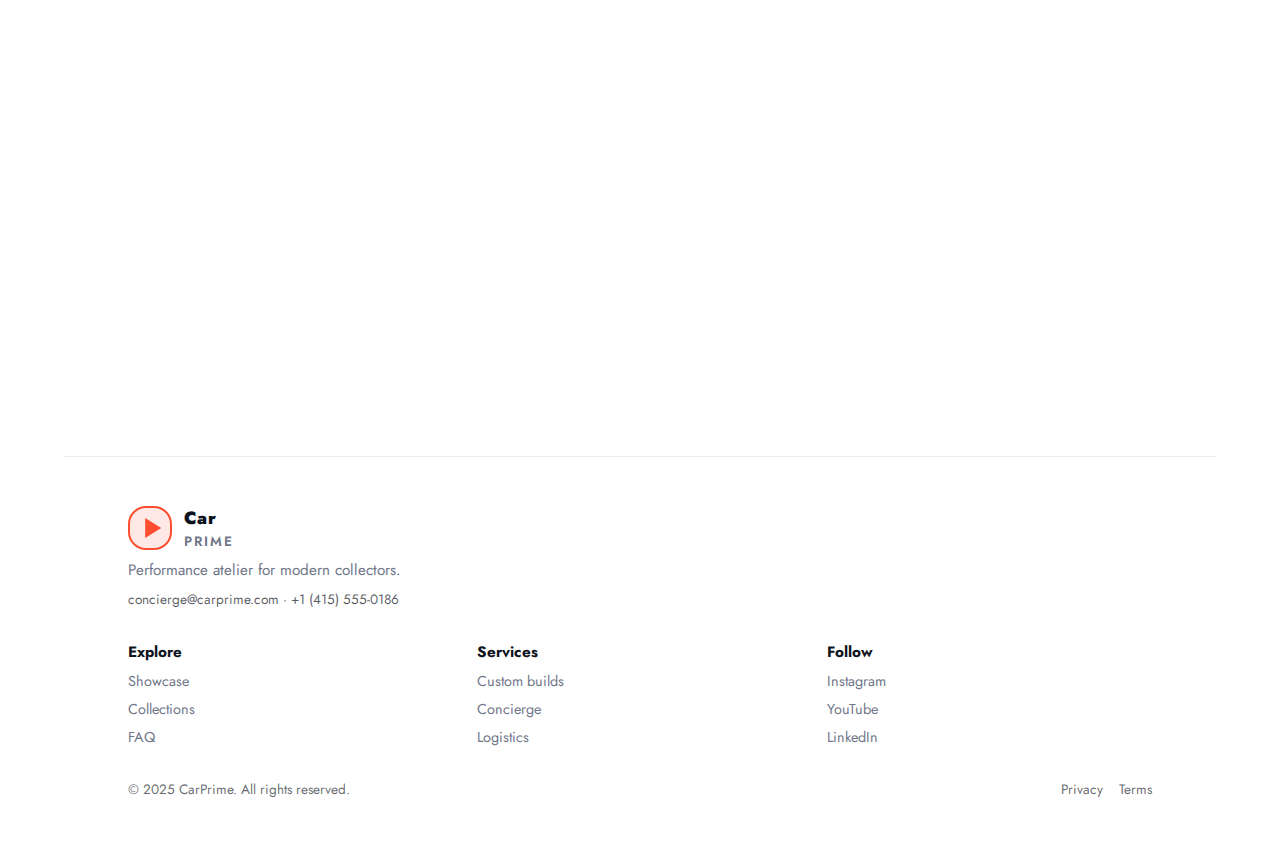
<file: Car Showcase/car-trackline.html>
<!DOCTYPE html>
<html lang="en">
  <head>
    <meta charset="UTF-8" />
    <meta name="viewport" content="width=device-width, initial-scale=1.0" />
    <title>Trackline S — Car Prime</title>
    <link rel="preconnect" href="https://fonts.googleapis.com" />
    <link rel="preconnect" href="https://fonts.gstatic.com" crossorigin />
    <link
      href="https://fonts.googleapis.com/css2?family=Barlow:wght@500;600;700&family=Jost:wght@400;500;600;700&display=swap"
      rel="stylesheet"
    />
    <link rel="stylesheet" href="styles.css" />
  </head>
  <body>
    <div class="page">
      <header class="site-header">
        <div class="logo">
          <div class="logo__mark"></div>
          <div class="logo__text">
            <strong>Car</strong>
            <span>Prime</span>
          </div>
        </div>
        <nav class="site-nav">
          <a href="index.html#showcase" data-i18n="nav.home">Home</a>
          <a class="active" href="index.html#buy" data-i18n="nav.garage">Garage</a>
          <a href="index.html#faq" data-i18n="nav.faq">FAQ</a>
        </nav>
        <button class="lang-toggle" id="langToggle" aria-label="Toggle language">
          AR
        </button>
        <div class="header-actions">
          <a
            class="action solid header-cta"
            href="mailto:concierge@carprime.com"
            data-i18n="cta.quote"
            >Get a Quote</a
          >
        </div>
      </header>

      <main class="car-detail">
        <a class="back-link" href="index.html#buy">&larr; Back to the garage</a>
        <section class="car-detail__hero" data-animate>
          <div class="car-detail__copy">
            <p class="hero__eyebrow">
              <span class="lang lang-en" lang="en">Trackline S</span>
              <span class="lang lang-ar" lang="ar">تراكلاين إس</span>
            </p>
            <h1>
              <span class="lang lang-en" lang="en">2024 Trackline S Pro Series</span>
              <span class="lang lang-ar" lang="ar">تراكلاين إس برو سيريز 2024</span>
            </h1>
            <p>
              <span class="lang lang-en" lang="en">
                The Trackline S is a hyper sedan engineered with GT3 know-how.
                Four doors cloak an adaptive aero package, ceramic brakes, and a
                posh lounge interior for the owners who drive themselves.
              </span>
              <span class="lang lang-ar" lang="ar">
                تراكلاين إس هي سيدان خارقة بهندسة مستمدة من سيارات GT3. أربعة
                أبواب تخفي مجموعة ديناميكية متكيفة ومكابح سيراميكية ومقصورة
                فاخرة للسائقين الذين يقودون بأنفسهم.
              </span>
            </p>
            <p class="car-detail__price">
              <span class="lang lang-en" lang="en">From $308,000</span>
              <span class="lang lang-ar" lang="ar">ابتداءً من ‎$308,000</span>
            </p>
            <div class="car-detail__badges">
              <span class="car-detail__badge">
                <span class="lang lang-en" lang="en">Hyper sedan</span>
                <span class="lang lang-ar" lang="ar">سيدان خارقة</span>
              </span>
              <span class="car-detail__badge">
                <span class="lang lang-en" lang="en">Rear steer</span>
                <span class="lang lang-ar" lang="ar">توجيه خلفي</span>
              </span>
              <span class="car-detail__badge">
                <span class="lang lang-en" lang="en">Ceramic brakes</span>
                <span class="lang lang-ar" lang="ar">مكابح سيراميكية</span>
              </span>
            </div>
          </div>
          <div class="car-detail__media">
            <img src="3.png" alt="Trackline S pro series" />
          </div>
        </section>

        <section class="car-detail__stats" data-animate>
          <article class="spec-card">
            <span>
              <span class="lang lang-en" lang="en">Max Power</span>
              <span class="lang lang-ar" lang="ar">أقصى قوة</span>
            </span>
            <strong>720 HP</strong>
            <p>
              <span class="lang lang-en" lang="en">
                Handbuilt V12 with 48V hybrid assistance.
              </span>
              <span class="lang lang-ar" lang="ar">
                محرك V12 مصنوع يدوياً مع دعم هجين بجهد 48 فولت.
              </span>
            </p>
          </article>
          <article class="spec-card">
            <span>
              <span class="lang lang-en" lang="en">0–60 mph</span>
              <span class="lang lang-ar" lang="ar">0-60 ميل</span>
            </span>
            <strong>2.8 s</strong>
            <p>
              <span class="lang lang-en" lang="en">
                Active torque split with slick-shift 9 speed.
              </span>
              <span class="lang lang-ar" lang="ar">
                توزيع عزم نشط مع ناقل حركة 9 سرعات سريع التبديل.
              </span>
            </p>
          </article>
          <article class="spec-card">
            <span>
              <span class="lang lang-en" lang="en">Top Speed</span>
              <span class="lang lang-ar" lang="ar">السرعة القصوى</span>
            </span>
            <strong>216 mph</strong>
            <p>
              <span class="lang lang-en" lang="en">
                Two-stage diffuser and deployable spoiler.
              </span>
              <span class="lang lang-ar" lang="ar">
                ناشر هواء على مرحلتين وجناح خلفي قابل للانتشار.
              </span>
            </p>
          </article>
          <article class="spec-card">
            <span>
              <span class="lang lang-en" lang="en">Cabin</span>
              <span class="lang lang-ar" lang="ar">المقصورة</span>
            </span>
            <strong>4 Seats</strong>
            <p>
              <span class="lang lang-en" lang="en">
                Executive lounge with privacy glass and mini bar.
              </span>
              <span class="lang lang-ar" lang="ar">
                صالون تنفيذي مع زجاج خصوصية وميني بار مدمج.
              </span>
            </p>
          </article>
        </section>

        <section class="car-detail__features" data-animate>
          <article class="feature-card">
            <h3>
              <span class="lang lang-en" lang="en">Proactive Dynamics</span>
              <span class="lang lang-ar" lang="ar">ديناميكيات استباقية</span>
            </h3>
            <p>
              <span class="lang lang-en" lang="en">
                Lidar-fed chassis control predicts undulations and primes dampers
                before the wheels arrive.
              </span>
              <span class="lang lang-ar" lang="ar">
                نظام تحكم بالهيكل يعتمد على الليدار يتنبأ بالانحدارات ويجهّز
                المخمدات قبل وصول العجلات.
              </span>
            </p>
          </article>
          <article class="feature-card">
            <h3>
              <span class="lang lang-en" lang="en">Signature Lounge</span>
              <span class="lang lang-ar" lang="ar">صالة بتوقيع خاص</span>
            </h3>
            <p>
              <span class="lang lang-en" lang="en">
                Walnut veneer, cashmere headliner, and ambient lighting wrap each
                seat in a penthouse vibe.
              </span>
              <span class="lang lang-ar" lang="ar">
                قشرة جوز وسقف كشميري وإضاءة محيطية تغمر كل مقعد بأجواء بنتهاوس.
              </span>
            </p>
          </article>
          <article class="feature-card">
            <h3>
              <span class="lang lang-en" lang="en">Coaching Console</span>
              <span class="lang lang-ar" lang="ar">كونسول التدريب</span>
            </h3>
            <p>
              <span class="lang lang-en" lang="en">
                Ride-along telemetry with instructor mode overlays braking and
                throttle data for passengers.
              </span>
              <span class="lang lang-ar" lang="ar">
                تيليمتري مخصّص للركاب مع وضع مدرّب يوضح بيانات الفرملة والخانق.
              </span>
            </p>
          </article>
        </section>

        <section class="car-detail__gallery" data-animate>
          <div class="section-head">
            <div>
              <p class="eyebrow">
                <span class="lang lang-en" lang="en">Gallery</span>
                <span class="lang lang-ar" lang="ar">المعرض</span>
              </p>
              <h2>
                <span class="lang lang-en" lang="en">Design Details</span>
                <span class="lang lang-ar" lang="ar">تفاصيل التصميم</span>
              </h2>
            </div>
          </div>
          <div class="gallery-grid">
            <figure class="gallery-card">
              <img src="3.png" alt="Trackline S aero" />
              <span>
                <span class="lang lang-en" lang="en">
                  Carbon aero blades manage airflow to the brakes.
                </span>
                <span class="lang lang-ar" lang="ar">
                  شفرات هوائية كربونية تدير تدفق الهواء نحو المكابح.
                </span>
              </span>
            </figure>
            <figure class="gallery-card">
              <img src="3.png" alt="Trackline S profile" />
              <span>
                <span class="lang lang-en" lang="en">
                  Fastback silhouette with hidden door handles.
                </span>
                <span class="lang lang-ar" lang="ar">
                  تصميم فاستباك مع مقابض أبواب مخفية.
                </span>
              </span>
            </figure>
            <figure class="gallery-card">
              <img src="3.png" alt="Trackline S lounge" />
              <span>
                <span class="lang lang-en" lang="en">
                  Rear cabin reclines with deployable writing tables.
                </span>
                <span class="lang lang-ar" lang="ar">
                  مقصورة خلفية قابلة للاتكاء مع طاولات كتابة قابلة للطي.
                </span>
              </span>
            </figure>
          </div>
        </section>

        <section class="car-detail__cta" data-animate>
          <div>
            <h3>
              <span class="lang lang-en" lang="en">Commission your Trackline S.</span>
              <span class="lang lang-ar" lang="ar">اطلب تراكلاين إس حسب مواصفاتك.</span>
            </h3>
            <p>
              <span class="lang lang-en" lang="en">
                Select bespoke paints, veneers, and chauffeur amenities with our
                team.
              </span>
              <span class="lang lang-ar" lang="ar">
                اختر الطلاءات الخاصة والتطعيمات ووسائل راحة السائق مع فريقنا.
              </span>
            </p>
          </div>
          <div class="car-detail__cta-actions">
            <a class="action solid" href="mailto:concierge@carprime.com">
              <span class="lang lang-en" lang="en">Schedule a spec review</span>
              <span class="lang lang-ar" lang="ar">احجز مراجعة المواصفات</span>
            </a>
            <button
              class="action ghost detail-ar"
              data-car="trackline"
              data-i18n="hero.ar"
              type="button"
            >
              View in AR
            </button>
          </div>
        </section>
      </main>

      <footer class="site-footer">
        <div class="footer__brand">
          <div class="logo">
            <div class="logo__mark"></div>
            <div class="logo__text">
              <strong>Car</strong>
              <span>Prime</span>
            </div>
          </div>
          <p data-i18n="footer.tagline">
            Performance atelier for modern collectors.
          </p>
          <p class="footer__contact" data-i18n="footer.contact">
            concierge@carprime.com · +1 (415) 555-0186
          </p>
        </div>
        <div class="footer__links">
          <div>
            <strong data-i18n="footer.explore">Explore</strong>
            <a href="index.html#showcase" data-i18n="footer.showcase">Showcase</a>
            <a href="index.html#buy" data-i18n="footer.collections">Collections</a>
            <a href="index.html#faq" data-i18n="footer.faq">FAQ</a>
          </div>
          <div>
            <strong data-i18n="footer.services">Services</strong>
            <a href="#" data-i18n="footer.custom">Custom builds</a>
            <a href="#" data-i18n="footer.concierge">Concierge</a>
            <a href="#" data-i18n="footer.logistics">Logistics</a>
          </div>
          <div>
            <strong data-i18n="footer.follow">Follow</strong>
            <a href="#">Instagram</a>
            <a href="#">YouTube</a>
            <a href="#">LinkedIn</a>
          </div>
        </div>
        <div class="footer__bottom">
          <span data-i18n="footer.rights"
            >&copy; 2025 CarPrime. All rights reserved.</span
          >
          <div class="footer__policies">
            <a href="#" data-i18n="footer.privacy">Privacy</a>
            <a href="#" data-i18n="footer.terms">Terms</a>
          </div>
        </div>
      </footer>
    </div>

    <script src="script.js"></script>
  </body>
</html>
</file>
<file: Car Showcase/styles.css>
:root {
  --background: #f3f4f8;
  --card: #ffffff;
  --stroke: #e8ebf4;
  --text: #0e1320;
  --muted: #6f7689;
  --accent: #ff4d30;
  --accent-dark: #d83c22;
  --shadow: 0 25px 60px rgba(8, 15, 40, 0.12);
}

*,
*::before,
*::after {
  box-sizing: border-box;
}

body {
  font-family: "Jost", "Barlow", system-ui, -apple-system, BlinkMacSystemFont,
    sans-serif;
  margin: 0;
  background: #fff;
  color: var(--text);
  min-height: 100vh;
}

body [lang="ar"] {
  direction: rtl;
}

.lang {
  display: block;
}

.lang-ar {
  display: none;
}

body.rtl .lang-ar {
  display: block;
}

body.rtl .lang-en {
  display: none;
}

body.rtl {
  direction: rtl;
}

img {
  max-width: 100%;
  display: block;
}

a {
  text-decoration: none;
  color: inherit;
}

.page {
  width: 100%;
  margin: 0;
  padding-left: 5%;
  padding-right: 5%;
  background: #fff;
}

.page > * {
  width: 100%;
}

main {
  display: flex;
  flex-direction: column;
  gap: 48px;
  padding-bottom: 80px;
}

.site-header,
.hero,
.icon-row,
.models,
.insight,
.stories-grid,
.cta-panel,
.site-footer {
  width: 100%;
  margin: 0 auto;
  padding-inline: clamp(16px, 5vw, 96px);
}

.site-header {
  display: flex;
  align-items: center;
  gap: 24px;
  padding: 18px 0;
  border: none;
  border-radius: 0;
  background: transparent;
  box-shadow: none;
  flex-wrap: wrap;
}

.logo {
  display: flex;
  align-items: center;
  gap: 12px;
  font-weight: 600;
  letter-spacing: 0.08em;
}

.logo__mark {
  width: 44px;
  height: 44px;
  border-radius: 18px;
  border: 2px solid var(--accent);
  background: rgba(255, 77, 48, 0.12);
  position: relative;
}

.logo__mark::before {
  content: "";
  position: absolute;
  top: 50%;
  left: 50%;
  transform: translate(-30%, -50%);
  width: 0;
  height: 0;
  border-left: 16px solid var(--accent);
  border-top: 10px solid transparent;
  border-bottom: 10px solid transparent;
}

.logo__text strong {
  display: block;
  font-size: 1.1rem;
  color: var(--text);
}

.logo__text span {
  display: block;
  color: var(--muted);
  font-size: 0.85rem;
  letter-spacing: 0.15em;
  text-transform: uppercase;
}

.site-nav {
  display: flex;
  gap: 28px;
  font-size: 0.95rem;
  justify-content: center;
  flex-wrap: wrap;
}

body.rtl .site-nav {
  direction: rtl;
}

.site-nav a {
  color: var(--muted);
  font-weight: 500;
  padding-bottom: 6px;
  border-bottom: 2px solid transparent;
  transition: color 0.2s ease, border 0.2s ease;
}

.site-nav a:hover,
.site-nav a.active {
  color: var(--text);
  border-color: var(--accent);
}

.header-actions {
  margin-left: auto;
  display: flex;
}

.lang-toggle {
  border: 1px solid rgba(14, 19, 32, 0.15);
  background: #fff;
  color: var(--text);
  border-radius: 999px;
  padding: 10px 18px;
  font-weight: 600;
  cursor: pointer;
  transition: border 0.2s ease, color 0.2s ease;
}

.lang-toggle:hover {
  border-color: var(--accent);
  color: var(--accent);
}

.header-cta {
  padding-inline: 28px;
}

.action {
  font-size: 0.95rem;
  font-weight: 600;
  border-radius: 999px;
  padding: 12px 24px;
  border: 1px solid transparent;
  background: transparent;
  cursor: pointer;
  transition: transform 0.2s ease, box-shadow 0.2s ease, background 0.2s ease;
}

.action.solid {
  border-color: var(--accent);
  background: var(--accent);
  color: #fff;
  box-shadow: 0 15px 40px rgba(255, 77, 48, 0.35);
}

.action.dark {
  border-color: #111214;
  background: #111214;
  color: #fff;
  box-shadow: 0 18px 30px rgba(0, 0, 0, 0.25);
}

.action.ghost {
  border-color: var(--stroke);
  color: var(--text);
  background: var(--card);
}

.action.outline {
  border-color: var(--accent);
  color: var(--accent);
  background: transparent;
}

.action.small {
  padding: 10px 18px;
  font-size: 0.85rem;
  border-radius: 999px;
}

.action.full {
  width: 100%;
  justify-content: center;
}

.action:hover {
  transform: translateY(-2px);
}

.hero {
  display: flex;
  flex-direction: column;
  align-items: center;
  text-align: center;
  gap: 28px;
  padding: 80px clamp(20px, 6vw, 120px);
  margin: 32px auto 0;
  max-width: 1400px;
  border-radius: 48px;
  background: #fff;
  box-shadow: 0 35px 65px rgba(15, 23, 66, 0.08);
  position: relative;
  overflow: visible;
}

.hero__intro {
  max-width: 640px;
}

body.rtl .hero__intro {
  text-align: right;
}

.hero__eyebrow {
  text-transform: uppercase;
  letter-spacing: 0.4em;
  font-size: 0.85rem;
  color: var(--muted);
  margin-bottom: 12px;
}

.eyebrow {
  text-transform: uppercase;
  letter-spacing: 0.35em;
  font-size: 0.8rem;
  color: var(--muted);
}

.hero h1 {
  font-size: clamp(2rem, 3.2vw, 2.8rem);
  margin: 0;
  line-height: 1.08;
  font-weight: 600;
  color: #12131a;
}

.hero__tagline {
  color: rgba(18, 19, 26, 0.72);
  font-weight: 500;
  margin: 12px 0 32px;
  letter-spacing: 0.12em;
  text-transform: uppercase;
}

body.rtl .hero__eyebrow,
body.rtl .eyebrow,
body.rtl .car-option .option-type,
body.rtl .car-card__type {
  text-transform: none;
  letter-spacing: 0.12em;
}

body.rtl .hero__tagline {
  text-transform: none;
  letter-spacing: 0.05em;
}

.hero__price {
  font-size: 1.05rem;
  font-weight: 600;
  color: var(--accent);
  margin: -12px 0 32px;
}

.hero__cta {
  display: flex;
  justify-content: center;
  align-items: center;
  gap: 12px;
  flex-wrap: wrap;
}

.hero__gallery {
  display: flex;
  align-items: flex-end;
  justify-content: center;
  gap: clamp(12px, 5vw, 48px);
  width: 100%;
  transition: transform 0.6s ease, opacity 0.6s ease;
}

body.rtl .hero__gallery {
  direction: rtl;
}

.hero__car {
  display: flex;
  justify-content: center;
}

.hero__car--main img {
  width: min(540px, 70vw);
  height: clamp(260px, 32vw, 340px);
  object-fit: contain;
  filter: drop-shadow(0 35px 55px rgba(12, 15, 35, 0.35));
}

.hero__car--main img.is-changing {
  opacity: 0;
  transform: translateY(10px) scale(0.96);
}

.hero__car--main img.slide-in-left {
  animation: slideInFromLeft 0.65s cubic-bezier(0.23, 1, 0.32, 1) forwards;
}

.hero__car--main img.slide-in-right {
  animation: slideInFromRight 0.65s cubic-bezier(0.23, 1, 0.32, 1) forwards;
}

.hero__car--ghost {
  width: min(220px, 35vw);
  height: clamp(150px, 22vw, 220px);
  object-fit: contain;
  opacity: 0.55;
  filter: grayscale(0.2);
  transform: translateY(20px);
  display: block;
}

.hero__model {
  font-size: 2rem;
  font-weight: 600;
  margin: 0;
  transition: transform 0.45s ease, opacity 0.45s ease;
}

.hero__stats-row {
  display: flex;
  flex-wrap: wrap;
  justify-content: center;
  gap: 18px;
  width: 100%;
  margin-top: 10px;
}

.hero__selector {
  display: flex;
  gap: 16px;
  overflow-x: auto;
  padding: 16px 0 8px;
  margin-top: 8px;
  scrollbar-width: none;
  scroll-snap-type: x mandatory;
  justify-content: center;
  width: 100%;
}

.hero__selector::-webkit-scrollbar {
  display: none;
}

.car-option {
  min-width: 240px;
  border-radius: 32px;
  background: #fff;
  border: 1px solid rgba(15, 23, 66, 0.08);
  padding: 18px 22px;
  text-align: left;
  font: inherit;
  cursor: pointer;
  transition: transform 0.25s ease, border 0.25s ease, background 0.25s ease;
  scroll-snap-align: start;
  display: flex;
  gap: 16px;
  align-items: stretch;
  min-height: 110px;
}

.car-option .option-indicator {
  width: 6px;
  border-radius: 999px;
  background: rgba(15, 23, 66, 0.1);
  transition: background 0.25s ease;
}

body.rtl .car-option {
  flex-direction: row-reverse;
  text-align: right;
}

body.rtl .car-option .option-top {
  flex-direction: row-reverse;
}

body.rtl .car-option .option-bottom {
  justify-content: flex-end;
}

.car-option .option-body {
  flex: 1;
  display: flex;
  flex-direction: column;
  gap: 12px;
}

.car-option .option-top {
  display: flex;
  justify-content: space-between;
  align-items: baseline;
  gap: 12px;
}

.car-option .option-name {
  font-size: 1rem;
  font-weight: 600;
  color: var(--text);
}

.car-option .option-type {
  text-transform: uppercase;
  letter-spacing: 0.25em;
  font-size: 0.65rem;
  color: var(--muted);
}

.car-option .option-bottom {
  display: flex;
  flex-wrap: wrap;
  gap: 8px;
}

.car-option .option-chip {
  font-size: 0.78rem;
  padding: 6px 12px;
  border-radius: 999px;
  background: rgba(15, 23, 66, 0.07);
  color: var(--muted);
}

.car-option .option-index {
  font-size: 0.72rem;
  color: rgba(15, 23, 66, 0.6);
}

.car-option.active {
  border-color: rgba(255, 77, 48, 0.4);
  transform: translateY(-4px);
}

.car-option.active .option-indicator {
  background: linear-gradient(180deg, #ffb39f, #ff4d30);
}

.car-option.active .option-name {
  color: var(--accent);
}

.car-option.active .option-chip {
  background: rgba(255, 77, 48, 0.15);
  color: var(--accent);
}

.stat-card {
  display: flex;
  align-items: center;
  gap: 12px;
  padding: 16px 20px;
  border-radius: 22px;
  border: 1px solid rgba(255, 255, 255, 0.4);
  background: rgba(255, 255, 255, 0.65);
  box-shadow: 0 30px 60px rgba(14, 16, 36, 0.08);
  min-width: 180px;
  transition: transform 0.45s ease, opacity 0.45s ease;
  backdrop-filter: blur(12px);
}

.stat-icon {
  width: 40px;
  height: 40px;
  border-radius: 14px;
  background: rgba(255, 77, 48, 0.1);
  display: grid;
  place-items: center;
  font-size: 1.2rem;
  color: var(--accent);
}

.stat-value {
  font-size: 1.35rem;
}

.stat-label {
  display: block;
  color: var(--muted);
  font-size: 0.85rem;
  text-transform: uppercase;
  letter-spacing: 0.2em;
}

.hero__selector {
  display: flex;
  gap: 16px;
  overflow-x: auto;
  padding: 16px 0 8px;
  margin-top: 8px;
  scrollbar-width: none;
  scroll-snap-type: x mandatory;
  justify-content: center;
  width: 100%;
}

.hero__selector::-webkit-scrollbar {
  display: none;
}

.car-option {
  min-width: 240px;
  border-radius: 32px;
  background: #fff;
  border: 1px solid rgba(15, 23, 66, 0.08);
  padding: 18px 22px;
  text-align: left;
  font: inherit;
  cursor: pointer;
  transition: transform 0.25s ease, border 0.25s ease, background 0.25s ease;
  scroll-snap-align: start;
  display: flex;
  gap: 16px;
  align-items: stretch;
  min-height: 110px;
}

.car-option .option-indicator {
  width: 6px;
  border-radius: 999px;
  background: rgba(15, 23, 66, 0.1);
  transition: background 0.25s ease;
}

.car-option .option-body {
  flex: 1;
  display: flex;
  flex-direction: column;
  gap: 12px;
}

.car-option .option-top {
  display: flex;
  justify-content: space-between;
  align-items: baseline;
  gap: 12px;
}

.car-option .option-name {
  font-size: 1rem;
  font-weight: 600;
  color: var(--text);
}

.car-option .option-type {
  text-transform: uppercase;
  letter-spacing: 0.25em;
  font-size: 0.65rem;
  color: var(--muted);
}

.car-option .option-bottom {
  display: flex;
  flex-wrap: wrap;
  gap: 8px;
}

.car-option .option-chip {
  font-size: 0.78rem;
  padding: 6px 12px;
  border-radius: 999px;
  background: rgba(15, 23, 66, 0.07);
  color: var(--muted);
}

.car-option .option-index {
  font-size: 0.72rem;
  color: rgba(15, 23, 66, 0.6);
}

.car-option.active {
  border-color: rgba(255, 77, 48, 0.4);
  transform: translateY(-4px);
}

.car-option.active .option-indicator {
  background: linear-gradient(180deg, #ffb39f, #ff4d30);
}

.car-option.active .option-name {
  color: var(--accent);
}

.car-option.active .option-chip {
  background: rgba(255, 77, 48, 0.15);
  color: var(--accent);
}

.hero__selector {
  display: flex;
  gap: 16px;
  overflow-x: auto;
  padding: 12px 0 8px;
  margin-top: 12px;
  scrollbar-width: none;
  scroll-snap-type: x mandatory;
  justify-content: center;
  width: 100%;
}

.hero__selector::-webkit-scrollbar {
  display: none;
}

.car-option {
  min-width: 240px;
  border-radius: 32px;
  background: #fff;
  border: 1px solid rgba(15, 23, 66, 0.08);
  padding: 16px 20px;
  text-align: left;
  font: inherit;
  cursor: pointer;
  transition: transform 0.25s ease, box-shadow 0.25s ease, border 0.25s ease,
    background 0.25s ease;
  scroll-snap-align: start;
  display: flex;
  gap: 16px;
  align-items: stretch;
  min-height: 110px;
}

.car-option .option-indicator {
  width: 6px;
  border-radius: 999px;
  background: rgba(15, 23, 66, 0.1);
  transition: background 0.25s ease;
}

.car-option .option-body {
  flex: 1;
  display: flex;
  flex-direction: column;
  gap: 12px;
}

.car-option .option-top {
  display: flex;
  justify-content: space-between;
  align-items: baseline;
  gap: 12px;
}

.car-option .option-name {
  font-size: 1rem;
  font-weight: 600;
  color: var(--text);
}

.car-option .option-type {
  text-transform: uppercase;
  letter-spacing: 0.25em;
  font-size: 0.65rem;
  color: var(--muted);
}

.car-option .option-bottom {
  display: flex;
  flex-wrap: wrap;
  gap: 8px;
}

.car-option .option-chip {
  font-size: 0.78rem;
  padding: 6px 12px;
  border-radius: 999px;
  background: rgba(15, 23, 66, 0.07);
  color: var(--muted);
}

.car-option .option-index {
  font-size: 0.72rem;
  color: rgba(15, 23, 66, 0.6);
}

.car-option.active {
  border-color: rgba(255, 77, 48, 0.4);
  transform: translateY(-2px);
}

.car-option.active .option-indicator {
  background: linear-gradient(180deg, #ffb39f, #ff4d30);
}

.car-option.active .option-name {
  color: var(--accent);
}

.car-option.active .option-chip {
  background: rgba(255, 77, 48, 0.15);
  color: var(--accent);
}

.hero__controls {
  display: flex;
  justify-content: center;
  gap: 12px;
}

.hero.is-switching .hero__gallery {
  transform: scale(0.98);
  opacity: 0.65;
}

.hero.is-switching .hero__model,
.hero.is-switching .stat-card {
  transform: translateY(16px);
  opacity: 0;
}

.hero.is-switching .hero__car--ghost {
  opacity: 0.35;
}

.hero__car--main img.slide-in-left,
.hero__car--main img.slide-in-right {
  opacity: 1;
}

@keyframes slideInFromLeft {
  0% {
    opacity: 0;
    transform: translateX(-80px) scale(0.96);
  }
  100% {
    opacity: 1;
    transform: translateX(0) scale(1);
  }
}

@keyframes slideInFromRight {
  0% {
    opacity: 0;
    transform: translateX(80px) scale(0.96);
  }
  100% {
    opacity: 1;
    transform: translateX(0) scale(1);
  }
}

.anchor-target {
  display: block;
  position: relative;
  top: -120px;
  height: 0;
}

.hero-arrow {
  width: 64px;
  height: 64px;
  border-radius: 18px;
  border: 1px solid rgba(18, 20, 38, 0.08);
  background: #fff;
  cursor: pointer;
  font-size: 1.2rem;
  color: var(--text);
  display: grid;
  place-items: center;
  transition: transform 0.25s ease, box-shadow 0.25s ease, color 0.25s ease,
    border 0.25s ease;
}

.hero-arrow:hover {
  transform: translateY(-4px);
  border-color: rgba(255, 77, 48, 0.45);
  color: var(--accent);
}

.section-head {
  display: flex;
  align-items: center;
  justify-content: space-between;
  gap: 24px;
  margin-bottom: 24px;
}

.section-head h2 {
  margin: 0;
  font-size: clamp(2rem, 3vw, 2.6rem);
}

.models {
  padding: 32px 0 56px;
}

.car-grid {
  display: grid;
  grid-template-columns: repeat(auto-fit, minmax(260px, 1fr));
  gap: 24px;
}

.car-card {
  border: 1px solid var(--stroke);
  border-radius: 30px;
  overflow: hidden;
  background: #fafafa;
  display: flex;
  flex-direction: column;
  min-height: 360px;
}

.car-card__media {
  background: #fff;
  display: flex;
  justify-content: center;
  padding: 24px;
}

.car-card__media img {
  width: 100%;
  height: 190px;
  object-fit: contain;
}

.car-card__body {
  display: flex;
  flex-direction: column;
  gap: 12px;
  padding: 20px 24px 24px;
  flex: 1;
}

body.rtl .car-card__body {
  text-align: right;
}

.car-card__type {
  text-transform: uppercase;
  letter-spacing: 0.25em;
  font-size: 0.65rem;
  color: var(--muted);
}

.car-card__price {
  font-weight: 600;
  color: var(--text);
  margin: 0;
  font-size: 1rem;
}

.car-card__body h3 {
  margin: 0;
  font-size: 1.2rem;
}

.car-card__body p {
  margin: 0;
  color: var(--muted);
}

.car-card__meta {
  display: flex;
  gap: 12px;
  font-size: 0.85rem;
  color: #12131a;
  flex-wrap: wrap;
}

.car-card__meta span {
  background: #fff;
  border-radius: 999px;
  padding: 6px 12px;
  border: 1px solid rgba(15, 23, 66, 0.08);
}

.car-card__link {
  margin-top: auto;
  display: inline-flex;
  align-items: center;
  gap: 8px;
  color: var(--accent);
  font-weight: 600;
  font-size: 0.95rem;
}

.faq {
  padding: 48px 0;
}

.faq__list {
  display: grid;
  gap: 16px;
}

.faq__item {
  border: 1px solid var(--stroke);
  border-radius: 20px;
  padding: 20px 24px;
  background: #fff;
}

.faq__question {
  width: 100%;
  background: none;
  border: none;
  font: inherit;
  font-weight: 600;
  display: flex;
  justify-content: space-between;
  align-items: center;
  color: var(--text);
  cursor: pointer;
}

body.rtl .faq__question {
  flex-direction: row-reverse;
  text-align: right;
}

.faq__question span {
  font-size: 1.2rem;
  color: var(--accent);
}

.faq__answer {
  margin: 12px 0 0;
  color: var(--muted);
  line-height: 1.6;
}

.site-footer {
  margin-top: 64px;
  padding: 48px clamp(16px, 5vw, 96px);
  border-top: 1px solid var(--stroke);
  display: flex;
  flex-direction: column;
  gap: 32px;
  color: var(--muted);
  font-size: 0.95rem;
}

.footer__brand p {
  margin: 8px 0 0;
}

.footer__contact {
  font-size: 0.85rem;
  color: rgba(14, 19, 32, 0.7);
}

.footer__links {
  display: grid;
  grid-template-columns: repeat(auto-fit, minmax(160px, 1fr));
  gap: 24px;
}

.footer__links div {
  display: flex;
  flex-direction: column;
  gap: 8px;
}

body.rtl .footer__links div,
body.rtl .footer__brand,
body.rtl .footer__bottom {
  text-align: right;
}

.footer__links strong {
  color: var(--text);
  font-size: 0.95rem;
}

.footer__links a {
  color: var(--muted);
  font-size: 0.9rem;
}

.footer__bottom {
  display: flex;
  flex-wrap: wrap;
  justify-content: space-between;
  align-items: center;
  gap: 12px;
  font-size: 0.85rem;
  color: rgba(12, 18, 32, 0.65);
}

.footer__policies {
  display: flex;
  gap: 16px;
}

.footer__policies a {
  color: rgba(12, 18, 32, 0.65);
}

body.rtl .footer__policies {
  flex-direction: row-reverse;
}

.back-link {
  display: inline-flex;
  align-items: center;
  gap: 10px;
  font-size: 0.95rem;
  font-weight: 600;
  color: var(--muted);
  margin-bottom: 24px;
  transition: color 0.2s ease;
}

.back-link:hover {
  color: var(--accent);
}

.car-detail {
  display: flex;
  flex-direction: column;
  gap: 48px;
  padding: 32px clamp(16px, 5vw, 96px) 80px;
}

.car-detail__hero {
  display: grid;
  grid-template-columns: repeat(auto-fit, minmax(280px, 1fr));
  gap: clamp(24px, 4vw, 56px);
  align-items: center;
  padding: clamp(32px, 5vw, 64px);
  border-radius: 48px;
  border: 1px solid var(--stroke);
  background: #fff;
  box-shadow: 0 35px 65px rgba(15, 23, 66, 0.08);
  overflow: hidden;
}

.car-detail__copy {
  display: flex;
  flex-direction: column;
  gap: 16px;
}

body.rtl .car-detail__copy {
  text-align: right;
}

.car-detail__copy h1 {
  margin: 0;
  font-size: clamp(2rem, 3.2vw, 3rem);
}

.car-detail__copy p {
  margin: 0;
  color: var(--muted);
  line-height: 1.6;
}

.car-detail__price {
  font-weight: 600;
  font-size: 1.15rem;
  color: var(--accent);
}

.car-detail__badges {
  display: flex;
  flex-wrap: wrap;
  gap: 12px;
}

.car-detail__badge {
  padding: 6px 14px;
  border-radius: 999px;
  border: 1px solid rgba(15, 23, 66, 0.12);
  font-size: 0.8rem;
  text-transform: uppercase;
  letter-spacing: 0.2em;
  color: var(--muted);
}

.car-detail__media {
  display: flex;
  justify-content: center;
  align-items: center;
}

.car-detail__media img {
  width: min(540px, 80vw);
  height: clamp(280px, 32vw, 360px);
  object-fit: contain;
  filter: drop-shadow(0 45px 70px rgba(12, 15, 35, 0.35));
}

.car-detail__stats {
  display: grid;
  grid-template-columns: repeat(auto-fit, minmax(180px, 1fr));
  gap: 16px;
}

.spec-card {
  border: 1px solid var(--stroke);
  border-radius: 20px;
  padding: 18px 20px;
  background: #fff;
  display: flex;
  flex-direction: column;
  gap: 6px;
}

.spec-card span {
  font-size: 0.75rem;
  text-transform: uppercase;
  letter-spacing: 0.2em;
  color: var(--muted);
}

.spec-card strong {
  font-size: 1.4rem;
}

.spec-card p {
  margin: 0;
  color: var(--muted);
  font-size: 0.85rem;
}

.car-detail__features {
  display: grid;
  grid-template-columns: repeat(auto-fit, minmax(240px, 1fr));
  gap: 18px;
}

.feature-card {
  border: 1px solid var(--stroke);
  border-radius: 22px;
  padding: 20px 22px;
  background: #fff;
}

.feature-card h3 {
  margin: 0 0 8px;
  font-size: 1.05rem;
}

body.rtl .feature-card {
  text-align: right;
}

.feature-card p {
  margin: 0;
  color: var(--muted);
  line-height: 1.6;
}

.car-detail__gallery {
  border: 1px solid var(--stroke);
  border-radius: 30px;
  padding: clamp(24px, 4vw, 48px);
  background: #fff;
  display: grid;
  gap: 20px;
}

.gallery-grid {
  display: grid;
  grid-template-columns: repeat(auto-fit, minmax(220px, 1fr));
  gap: 18px;
}

.gallery-card {
  border: 1px solid rgba(15, 23, 66, 0.08);
  border-radius: 22px;
  background: #fafafa;
  padding: 18px;
  display: flex;
  flex-direction: column;
  gap: 12px;
}

.gallery-card img {
  width: 100%;
  height: 160px;
  object-fit: contain;
}

.gallery-card span {
  font-size: 0.85rem;
  color: var(--muted);
}

body.rtl .gallery-card {
  text-align: right;
}

.car-detail__cta {
  display: flex;
  flex-wrap: wrap;
  justify-content: space-between;
  align-items: center;
  gap: 16px;
  border: 1px solid var(--stroke);
  border-radius: 32px;
  padding: 24px clamp(18px, 4vw, 42px);
  background: #fff;
}

.car-detail__cta p {
  margin: 0;
  color: var(--muted);
}

body.rtl .car-detail__cta {
  text-align: right;
}

[data-animate] {
  opacity: 0;
  transform: translateY(30px);
  transition: opacity 0.9s ease, transform 0.9s ease;
}

[data-animate].visible {
  opacity: 1;
  transform: translateY(0);
}

@media (min-width: 961px) {
  .site-nav {
    flex: 1 1 300px;
  }
}

@media (max-width: 960px) {
  .site-header {
    flex-wrap: wrap;
    align-items: center;
    gap: 16px;
    padding: 16px 0;
  }

  .logo {
    flex: 1 0 100%;
  }

  .site-nav {
    order: 2;
    flex: 1 1 auto;
    min-width: 0;
    justify-content: flex-start;
    gap: 20px;
  }

  .header-actions {
    order: 3;
    margin-left: auto;
    width: auto;
    display: flex;
    justify-content: flex-end;
    align-items: center;
    gap: 10px;
  }

  .lang-toggle {
    padding: 8px 14px;
    font-size: 0.9rem;
  }

  .header-cta {
    padding: 10px 22px;
    font-size: 0.9rem;
  }
}

@media (max-width: 600px) {
  .site-header {
    flex-wrap: wrap;
    align-items: center;
    justify-content: space-between;
    gap: 12px;
    padding: 10px 0;
  }

  .logo {
    flex: 1 0 auto;
    min-width: 0;
  }

  .site-nav {
    flex: 0 1 auto;
    flex-wrap: nowrap;
    gap: 18px;
    overflow-x: auto;
    padding: 0;
    margin: 0;
    width: auto;
    white-space: nowrap;
  }

  .site-nav::-webkit-scrollbar {
    display: none;
  }

  .site-nav a {
    padding: 4px 0;
    line-height: 1.1;
    font-size: 0.85rem;
    display: inline-flex;
    align-items: center;
  }

  .header-actions {
    margin-left: 0;
    flex: 0 0 auto;
    display: flex;
    flex-wrap: nowrap;
    gap: 8px;
    align-items: center;
  }

  .lang-toggle {
    order: 0;
    padding: 6px 12px;
    font-size: 0.85rem;
  }

  .header-cta {
    display: none;
  }

  .hero {
    padding: clamp(32px, 10vw, 48px);
    margin-top: 20px;
    border-radius: 32px;
  }

  .hero__intro {
    text-align: center;
  }

  .hero__gallery {
    flex-direction: column;
    gap: 20px;
  }

  .hero__car--main img {
    width: min(420px, 90vw);
    height: clamp(220px, 55vw, 280px);
  }

  .hero__car--ghost {
    display: none;
  }

  .hero-arrow {
    width: 48px;
    height: 48px;
  }

  .hero__stats-row {
    display: none;
  }

  .hero__selector {
    justify-content: center;
  }

  .car-detail {
    padding-inline: clamp(16px, 6vw, 32px);
  }

  .car-detail__hero {
    border-radius: 24px;
    grid-template-columns: 1fr;
    padding: clamp(24px, 8vw, 36px);
  }

  .car-detail__media img {
    width: min(360px, 90vw);
    height: clamp(220px, 60vw, 280px);
  }

  .car-detail__gallery,
  .car-detail__cta {
    border-radius: 24px;
  }
}
</file>
